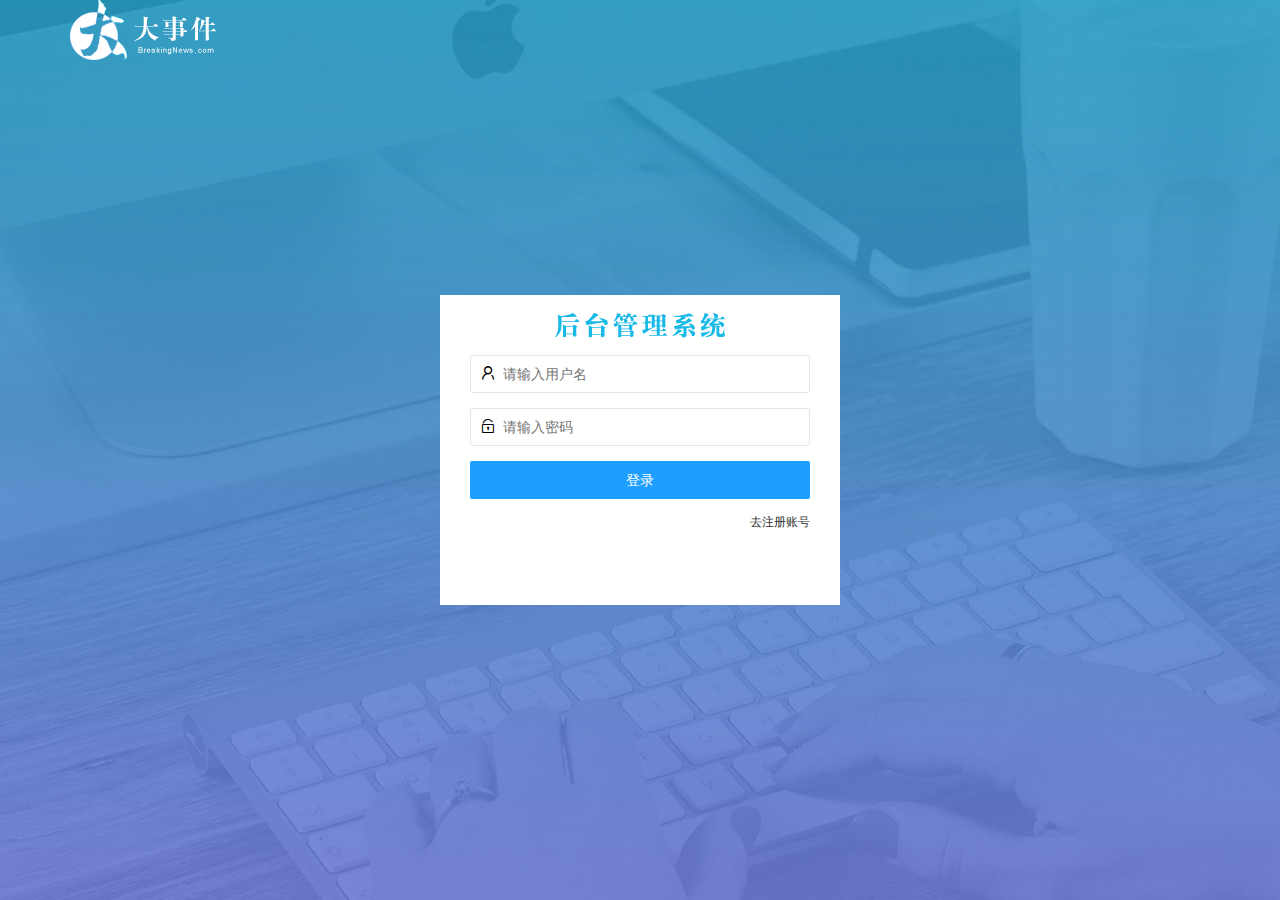
<file: login.html>
<!DOCTYPE html>
<html lang="en">

<head>
  <meta charset="UTF-8" />
  <meta name="viewport" content="width=device-width, initial-scale=1.0" />
  <title>大事件-登录/注册</title>
  <!-- 导入 LayUI 的样式 -->
  <link rel="stylesheet" href="assets/lib/layui/css/layui.css" />
  <!-- 导入自己的样式表 -->
  <link rel="stylesheet" href="assets/css/login.css" />
</head>

<body>
  <!-- 头部的 Logo 区域 -->
  <div class="layui-main">
    <img src="assets/images/logo.png" alt="" />
  </div>

  <!-- 登录注册区域 -->
  <div class="loginAndRegBox">
    <div class="title-box"></div>
    <!-- 登录区 -->
    <div class="login-box">
      <!-- 登录表单 -->
      <form class="layui-form" id="form_login">
        <!-- 用户名 -->
        <div class="layui-form-item">
          <i class="layui-icon layui-icon-username"></i>
          <input type="text" name="username" required lay-verify="required" placeholder="请输入用户名" autocomplete="off"
            class="layui-input">
        </div>
        <!-- 密码 -->
        <div class="layui-form-item">
          <i class="layui-icon layui-icon-password"></i>
          <input type="password" name="password" required lay-verify="required|pwd" placeholder="请输入密码"
            autocomplete="off" class="layui-input">
        </div>
        <!-- 登录按钮 -->
        <div class="layui-form-item">
          <button class="layui-btn layui-btn-fluid layui-btn-normal" lay-submit lay-filter="formDemo">登录</button>
        </div>
        <div class="layui-form-item links">
          <a href="javascript:;" id="link_reg">去注册账号</a>
        </div>
      </form>
    </div>
    <!-- 注册区 -->
    <div class="reg-box ">
      <form class="layui-form" id="form_reg">
        <!-- 用户名 -->
        <div class="layui-form-item">
          <i class="layui-icon layui-icon-username"></i>
          <input type="text" name="username" required lay-verify="required" placeholder="请输入用户名" autocomplete="off"
            class="layui-input">
        </div>
        <!-- 密码 -->
        <div class="layui-form-item">
          <i class="layui-icon layui-icon-password"></i>
          <input type="password" name="password" required lay-verify="required|pwd" placeholder="请输入密码"
            autocomplete="off" class="layui-input">
        </div>
        <!-- 密码确认框 -->
        <div class="layui-form-item">
          <i class="layui-icon layui-icon-password"></i>
          <input type="password" name="password" required lay-verify="required|pwd|repwd" placeholder="再次确认密码"
            autocomplete="off" class="layui-input" />
        </div>
        <!-- 登录按钮 -->
        <div class="layui-form-item">
          <button class="layui-btn layui-btn-fluid layui-btn-normal" lay-submit lay-filter="formDemo">注册</button>
        </div>
        <div class="layui-form-item links">
          <a href="javascript:;" id="link_login">去登录</a>
        </div>
      </form>
    </div>
  </div>


  <!-- 导入 Layui 的JS文件 -->
  <script src="assets/lib/layui/layui.all.js"></script>
  <!-- 导入 JQuery -->
  <script src="assets/lib/jquery.js"></script>
  <!-- 导入自己封装的 baseAPI.js -->
  <script src="assets/js/baseAPI.js"></script>
  <!-- 导入自己的 JavaScript 脚本 -->
  <script src="assets/js/login.js"></script>
</body>

</html>
</file>
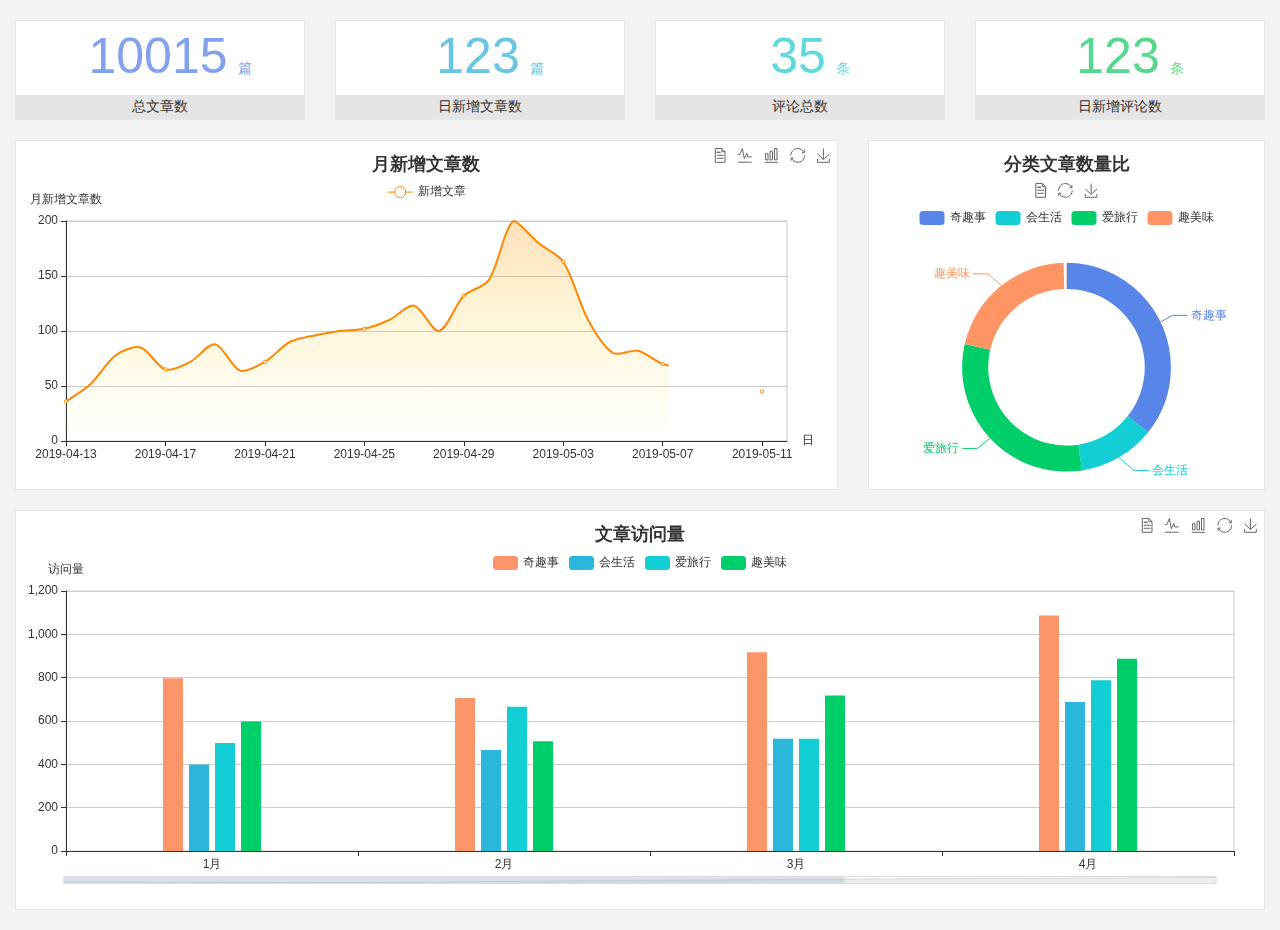
<file: home/dashboard.html>
<!DOCTYPE html>
<html lang="en">

<head>
  <meta charset="UTF-8">
  <meta name="viewport" content="width=device-width, initial-scale=1.0">
  <meta http-equiv="X-UA-Compatible" content="ie=edge">
  <title>图表统计</title>
  <link rel="stylesheet" href="../assets/lib/bootstrap.css" />
  <link rel="stylesheet" href="../assets/lib/main.css" />
  <script src="../assets/lib/jquery.js"></script>
  <script type="text/javascript" src="../assets/lib/echarts.min.js"></script>
</head>

<body>
  <div class="container-fluid">
    <div class="row spannel_list">
      <div class="col-sm-3 col-xs-6">
        <div class="spannel">
          <em>10015</em><span>篇</span>
          <b>总文章数</b>
        </div>
      </div>
      <div class="col-sm-3 col-xs-6">
        <div class="spannel scolor01">
          <em>123</em><span>篇</span>
          <b>日新增文章数</b>
        </div>
      </div>
      <div class="col-sm-3 col-xs-6">
        <div class="spannel scolor02">
          <em>35</em><span>条</span>
          <b>评论总数</b>
        </div>
      </div>
      <div class="col-sm-3 col-xs-6">
        <div class="spannel scolor03">
          <em>123</em><span>条</span>
          <b>日新增评论数</b>
        </div>
      </div>
    </div>
  </div>

  <div class="container-fluid">
    <div class="row curve-pie">
      <div class="col-lg-8 col-md-8">
        <div class="gragh_pannel" id="curve_show"></div>
      </div>
      <div class="col-lg-4 col-md-4">
        <div class="gragh_pannel" id="pie_show"></div>
      </div>
    </div>
  </div>

  <div class="container-fluid">
    <div class="column_pannel" id="column_show"></div>
  </div>

  <script>
    var oChart = echarts.init(document.getElementById('curve_show'));
    var aList_all = [
      { 'count': 36, 'date': '2019-04-13' },
      { 'count': 52, 'date': '2019-04-14' },
      { 'count': 78, 'date': '2019-04-15' },
      { 'count': 85, 'date': '2019-04-16' },
      { 'count': 65, 'date': '2019-04-17' },
      { 'count': 72, 'date': '2019-04-18' },
      { 'count': 88, 'date': '2019-04-19' },
      { 'count': 64, 'date': '2019-04-20' },
      { 'count': 72, 'date': '2019-04-21' },
      { 'count': 90, 'date': '2019-04-22' },
      { 'count': 96, 'date': '2019-04-23' },
      { 'count': 100, 'date': '2019-04-24' },
      { 'count': 102, 'date': '2019-04-25' },
      { 'count': 110, 'date': '2019-04-26' },
      { 'count': 123, 'date': '2019-04-27' },
      { 'count': 100, 'date': '2019-04-28' },
      { 'count': 132, 'date': '2019-04-29' },
      { 'count': 146, 'date': '2019-04-30' },
      { 'count': 200, 'date': '2019-05-01' },
      { 'count': 180, 'date': '2019-05-02' },
      { 'count': 163, 'date': '2019-05-03' },
      { 'count': 110, 'date': '2019-05-04' },
      { 'count': 80, 'date': '2019-05-05' },
      { 'count': 82, 'date': '2019-05-06' },
      { 'count': 70, 'date': '2019-05-07' },
      { 'count': 65, 'date': '2019-05-08' },
      { 'count': 54, 'date': '2019-05-09' },
      { 'count': 40, 'date': '2019-05-10' },
      { 'count': 45, 'date': '2019-05-11' },
      { 'count': 38, 'date': '2019-05-12' },
    ];

    let aCount = [];
    let aDate = [];

    for (var i = 0; i < aList_all.length; i++) {
      aCount.push(aList_all[i].count);
      aDate.push(aList_all[i].date);
    }

    var chartopt = {
      title: {
        text: '月新增文章数',
        left: 'center',
        top: '10'
      },
      tooltip: {
        trigger: 'axis'
      },
      legend: {
        data: ['新增文章'],
        top: '40'
      },
      toolbox: {
        show: true,
        feature: {
          mark: { show: true },
          dataView: { show: true, readOnly: false },
          magicType: { show: true, type: ['line', 'bar'] },
          restore: { show: true },
          saveAsImage: { show: true }
        }
      },
      calculable: true,
      xAxis: [
        {
          name: '日',
          type: 'category',
          boundaryGap: false,
          data: aDate
        }
      ],
      yAxis: [
        {
          name: '月新增文章数',
          type: 'value'
        }
      ],
      series: [
        {
          name: '新增文章',
          type: 'line',
          smooth: true,
          itemStyle: { normal: { areaStyle: { type: 'default' }, color: '#f80' }, lineStyle: { color: '#f80' } },
          data: aCount
        }],
      areaStyle: {
        normal: {
          color: new echarts.graphic.LinearGradient(0, 0, 0, 1, [{
            offset: 0,
            color: 'rgba(255,136,0,0.39)'
          }, {
            offset: .34,
            color: 'rgba(255,180,0,0.25)'
          }, {
            offset: 1,
            color: 'rgba(255,222,0,0.00)'
          }])

        }
      },
      grid: {
        show: true,
        x: 50,
        x2: 50,
        y: 80,
        height: 220
      }
    };

    oChart.setOption(chartopt);


    var oPie = echarts.init(document.getElementById('pie_show'));
    var oPieopt =
    {
      title: {
        top: 10,
        text: '分类文章数量比',
        x: 'center'
      },
      tooltip: {
        trigger: 'item',
        formatter: "{a} <br/>{b} : {c} ({d}%)"
      },
      color: ['#5885e8', '#13cfd5', '#00ce68', '#ff9565'],
      legend: {
        x: 'center',
        top: 65,
        data: ['奇趣事', '会生活', '爱旅行', '趣美味']
      },
      toolbox: {
        show: true,
        x: 'center',
        top: 35,
        feature: {
          mark: { show: true },
          dataView: { show: true, readOnly: false },
          magicType: {
            show: true,
            type: ['pie', 'funnel'],
            option: {
              funnel: {
                x: '25%',
                width: '50%',
                funnelAlign: 'left',
                max: 1548
              }
            }
          },
          restore: { show: true },
          saveAsImage: { show: true }
        }
      },
      calculable: true,
      series: [
        {
          name: '访问来源',
          type: 'pie',
          radius: ['45%', '60%'],
          center: ['50%', '65%'],
          data: [
            { value: 300, name: '奇趣事' },
            { value: 100, name: '会生活' },
            { value: 260, name: '爱旅行' },
            { value: 180, name: '趣美味' }
          ]
        }
      ]
    };
    oPie.setOption(oPieopt);



    var oColumn = this.echarts.init(document.getElementById('column_show'));
    var oColumnopt =
    {
      title: {
        text: '文章访问量',
        left: 'center',
        top: '10'
      },
      tooltip: {
        trigger: 'axis'
      },
      legend: {
        data: ['奇趣事', '会生活', '爱旅行', '趣美味'],
        top: '40'
      },
      toolbox: {
        show: true,
        feature: {
          mark: { show: true },
          dataView: { show: true, readOnly: false },
          magicType: { show: true, type: ['line', 'bar'] },
          restore: { show: true },
          saveAsImage: { show: true }
        }
      },
      calculable: true,
      xAxis: [
        {
          type: 'category',
          data: ['1月', '2月', '3月', '4月', '5月']
        }
      ],
      yAxis: [
        {
          name: '访问量',
          type: 'value'
        }
      ],
      series: [
        {
          name: '奇趣事',
          type: 'bar',
          barWidth: 20,
          itemStyle: {
            normal: { areaStyle: { type: 'default' }, color: '#fd956a' }
          },
          data: [800, 708, 920, 1090, 1200]
        },
        {
          name: '会生活',
          type: 'bar',
          barWidth: 20,
          itemStyle: {
            normal: { areaStyle: { type: 'default' }, color: '#2bb6db' }
          },
          data: [400, 468, 520, 690, 800]
        },
        {
          name: '爱旅行',
          type: 'bar',
          barWidth: 20,
          itemStyle: {
            normal: { areaStyle: { type: 'default' }, color: '#13cfd5' }
          },
          data: [500, 668, 520, 790, 900]
        },
        {
          name: '趣美味',
          type: 'bar',
          barWidth: 20,
          itemStyle: {
            normal: { areaStyle: { type: 'default' }, color: '#00ce68' }
          },
          data: [600, 508, 720, 890, 1000]
        }
      ],
      grid: {
        show: true,
        x: 50,
        x2: 30,
        y: 80,
        height: 260
      },
      dataZoom: [//给x轴设置滚动条
        {
          start: 0,//默认为0
          end: 100 - 1000 / 31,//默认为100
          type: 'slider',
          show: true,
          xAxisIndex: [0],
          handleSize: 0,//滑动条的 左右2个滑动条的大小
          height: 8,//组件高度
          left: 45, //左边的距离
          right: 50,//右边的距离
          bottom: 26,//右边的距离
          handleColor: '#ddd',//h滑动图标的颜色
          handleStyle: {
            borderColor: "#cacaca",
            borderWidth: "1",
            shadowBlur: 2,
            background: "#ddd",
            shadowColor: "#ddd",
          }
        }]
    };
    oColumn.setOption(oColumnopt);
  </script>
</body>

</html>
</file>
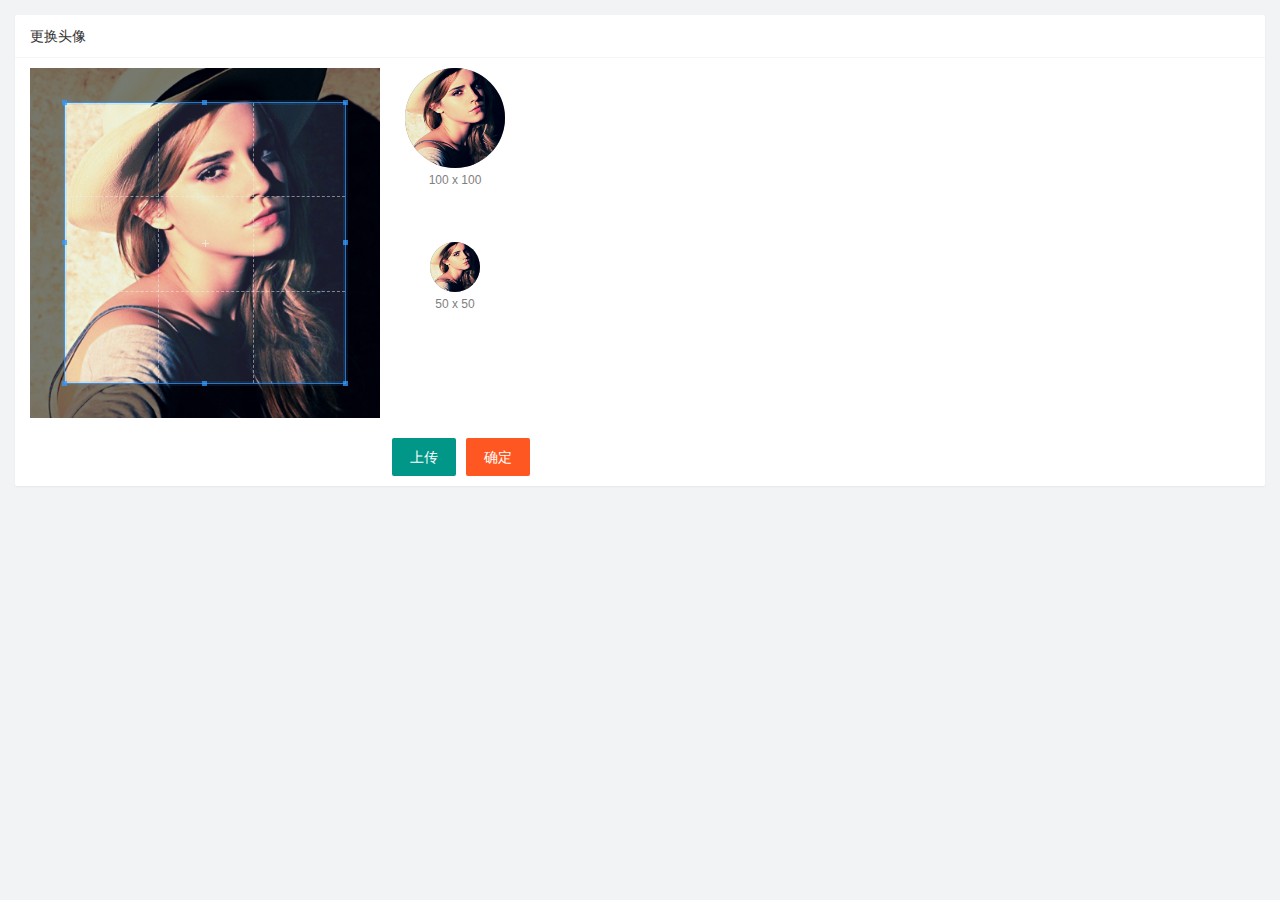
<file: user/user_avatar.html>
<!DOCTYPE html>
<html lang="en">
  <head>
    <meta charset="UTF-8" />
    <meta name="viewport" content="width=device-width, initial-scale=1.0" />
    <title>Document</title>
    <link rel="stylesheet" href="/assets/lib/layui/css/layui.css" />
    <link rel="stylesheet" href="/assets/lib/cropper/cropper.css" />
    <link rel="stylesheet" href="/assets/css/user/user_avatar.css" />
  </head>
  <body>
    <!-- 卡片区域 -->
    <div class="layui-card">
      <div class="layui-card-header">更换头像</div>
      <div class="layui-card-body">
        <!-- 第一行的图片裁剪和预览区域 -->
        <div class="row1">
          <!-- 图片裁剪区域 -->
          <div class="cropper-box">
            <!-- 这个 img 标签很重要，将来会把它初始化为裁剪区域 -->
            <img id="image" src="/assets/images/sample.jpg" />
          </div>
          <!-- 图片的预览区域 -->
          <div class="preview-box">
            <div>
              <!-- 宽高为 100px 的预览区域 -->
              <div class="img-preview w100"></div>
              <p class="size">100 x 100</p>
            </div>
            <div>
              <!-- 宽高为 50px 的预览区域 -->
              <div class="img-preview w50"></div>
              <p class="size">50 x 50</p>
            </div>
          </div>
        </div>

        <!-- 第二行的按钮区域 -->
        <div class="row2">
          <!-- 通过 accept 属性，可以指定，允许用户选择什么类型的文件 -->
          <input type="file" id="file" accept="image/png,image/jpeg" />
          <button type="button" class="layui-btn" id="btnChooseImage">上传</button>
          <button type="button" class="layui-btn layui-btn-danger" id="btnUpload">确定</button>
        </div>
      </div>
    </div>

    <script src="/assets/lib/layui/layui.all.js"></script>
    <script src="/assets/lib/jquery.js"></script>
    <script src="/assets/lib/cropper/Cropper.js"></script>
    <script src="/assets/lib/cropper/jquery-cropper.js"></script>
    <script src="/assets/js/baseAPI.js"></script>
    <script src="/assets/js/user/user_avatar.js"></script>
  </body>
</html>
</file>
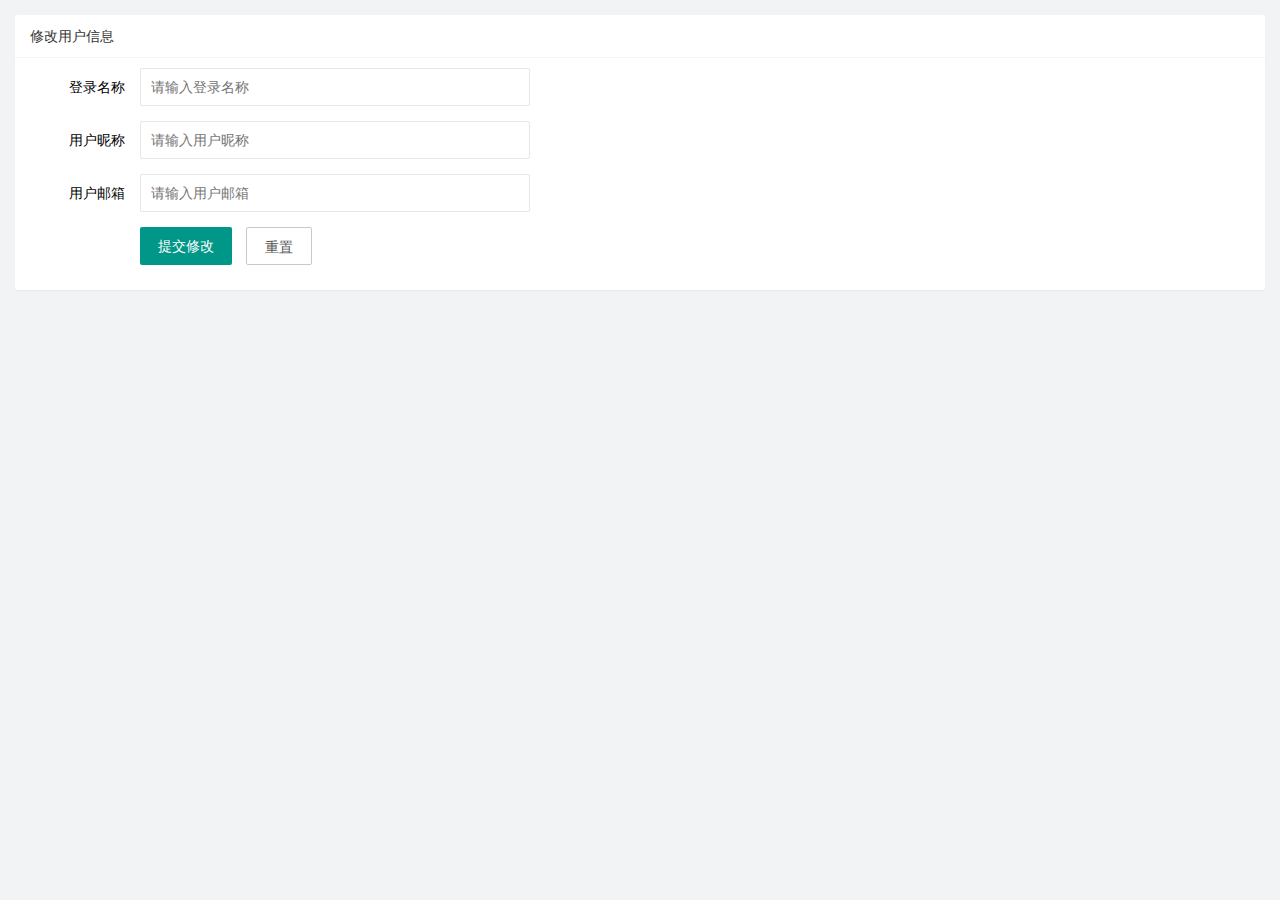
<file: user/user_info.html>
<!DOCTYPE html>
<html lang="en">
  <head>
    <meta charset="UTF-8" />
    <meta name="viewport" content="width=device-width, initial-scale=1.0" />
    <title>Document</title>
    <!-- 导入 layui 的样式 -->
    <link rel="stylesheet" href="/assets/lib/layui/css/layui.css" />
    <!-- 导入自己的样式 -->
    <link rel="stylesheet" href="/assets/css/user/user_info.css" />
  </head>
  <body>
    <!-- 卡片区域 -->
    <div class="layui-card">
      <div class="layui-card-header">修改用户信息</div>
      <div class="layui-card-body">
        <!-- form 表单区域 -->
        <form class="layui-form" lay-filter="formUserInfo">
          <!-- 这是隐藏域 -->
          <input type="hidden" name="id" value="" />
          <div class="layui-form-item">
            <label class="layui-form-label">登录名称</label>
            <div class="layui-input-block">
              <input type="text" name="username" required lay-verify="required" placeholder="请输入登录名称" autocomplete="off" class="layui-input" readonly />
            </div>
          </div>
          <div class="layui-form-item">
            <label class="layui-form-label">用户昵称</label>
            <div class="layui-input-block">
              <input type="text" name="nickname" required lay-verify="required|nickname" placeholder="请输入用户昵称" autocomplete="off" class="layui-input" />
            </div>
          </div>
          <div class="layui-form-item">
            <label class="layui-form-label">用户邮箱</label>
            <div class="layui-input-block">
              <input type="text" name="email" required lay-verify="required|email" placeholder="请输入用户邮箱" autocomplete="off" class="layui-input" />
            </div>
          </div>
          <div class="layui-form-item">
            <div class="layui-input-block">
              <button class="layui-btn" lay-submit lay-filter="formDemo">提交修改</button>
              <button type="reset" class="layui-btn layui-btn-primary" id="btnReset">重置</button>
            </div>
          </div>
        </form>
      </div>
    </div>

    <!-- 导入 layui 的 js -->
    <script src="/assets/lib/layui/layui.all.js"></script>
    <!-- 导入 jquery -->
    <script src="/assets/lib/jquery.js"></script>
    <!-- 导入 baseAPI -->
    <script src="/assets/js/baseAPI.js"></script>
    <!-- 导入自己的 js -->
    <script src="/assets/js/user/user_info.js"></script>
  </body>
</html>
</file>
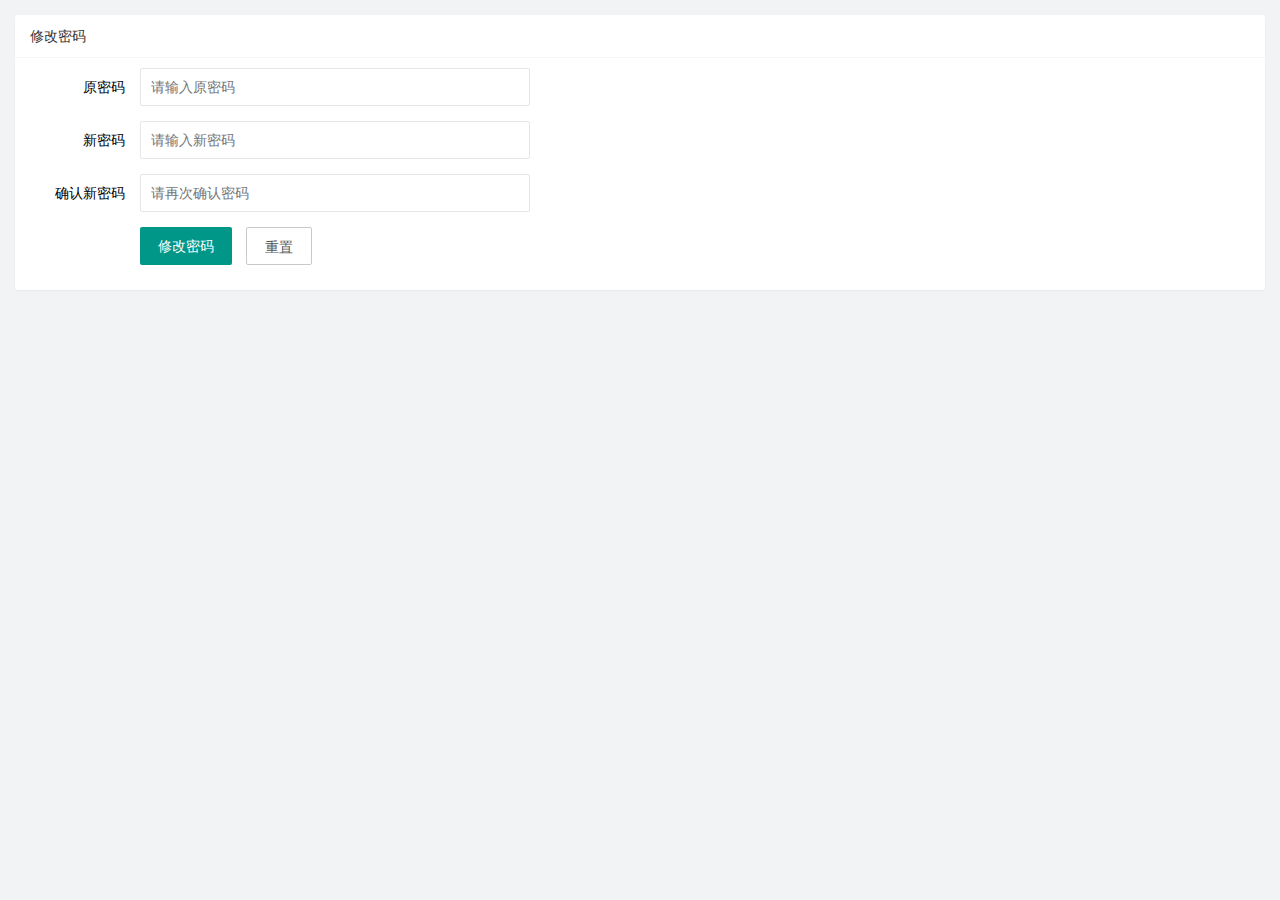
<file: user/user_pwd.html>
<!DOCTYPE html>
<html lang="en">
  <head>
    <meta charset="UTF-8" />
    <meta name="viewport" content="width=device-width, initial-scale=1.0" />
    <title>Document</title>
    <link rel="stylesheet" href="/assets/lib/layui/css/layui.css" />
    <link rel="stylesheet" href="/assets/css/user/user_pwd.css" />
  </head>
  <body>
    <!-- 卡片区域 -->
    <div class="layui-card">
      <div class="layui-card-header">修改密码</div>
      <div class="layui-card-body">
        <form class="layui-form">
          <div class="layui-form-item">
            <label class="layui-form-label">原密码</label>
            <div class="layui-input-block">
              <input type="password" name="oldPwd" required lay-verify="required|pwd" placeholder="请输入原密码" autocomplete="off" class="layui-input" />
            </div>
          </div>
          <div class="layui-form-item">
            <label class="layui-form-label">新密码</label>
            <div class="layui-input-block">
              <input type="password" name="newPwd" required lay-verify="required|pwd|samePwd" placeholder="请输入新密码" autocomplete="off" class="layui-input" />
            </div>
          </div>
          <div class="layui-form-item">
            <label class="layui-form-label">确认新密码</label>
            <div class="layui-input-block">
              <input type="password" name="rePwd" required lay-verify="required|pwd|rePwd" placeholder="请再次确认密码" autocomplete="off" class="layui-input" />
            </div>
          </div>
          <div class="layui-form-item">
            <div class="layui-input-block">
              <button class="layui-btn" lay-submit lay-filter="formDemo">修改密码</button>
              <button type="reset" class="layui-btn layui-btn-primary">重置</button>
            </div>
          </div>
        </form>
      </div>
    </div>

    <!-- 导入 layui 的 js -->
    <script src="/assets/lib/layui/layui.all.js"></script>
    <!-- 导入 jQuery -->
    <script src="/assets/lib/jquery.js"></script>
    <!-- 导入 baseAPI -->
    <script src="/assets/js/baseAPI.js"></script>
    <!-- 导入自己的 js -->
    <script src="/assets/js/user/user_pwd.js"></script>
  </body>
</html>
</file>
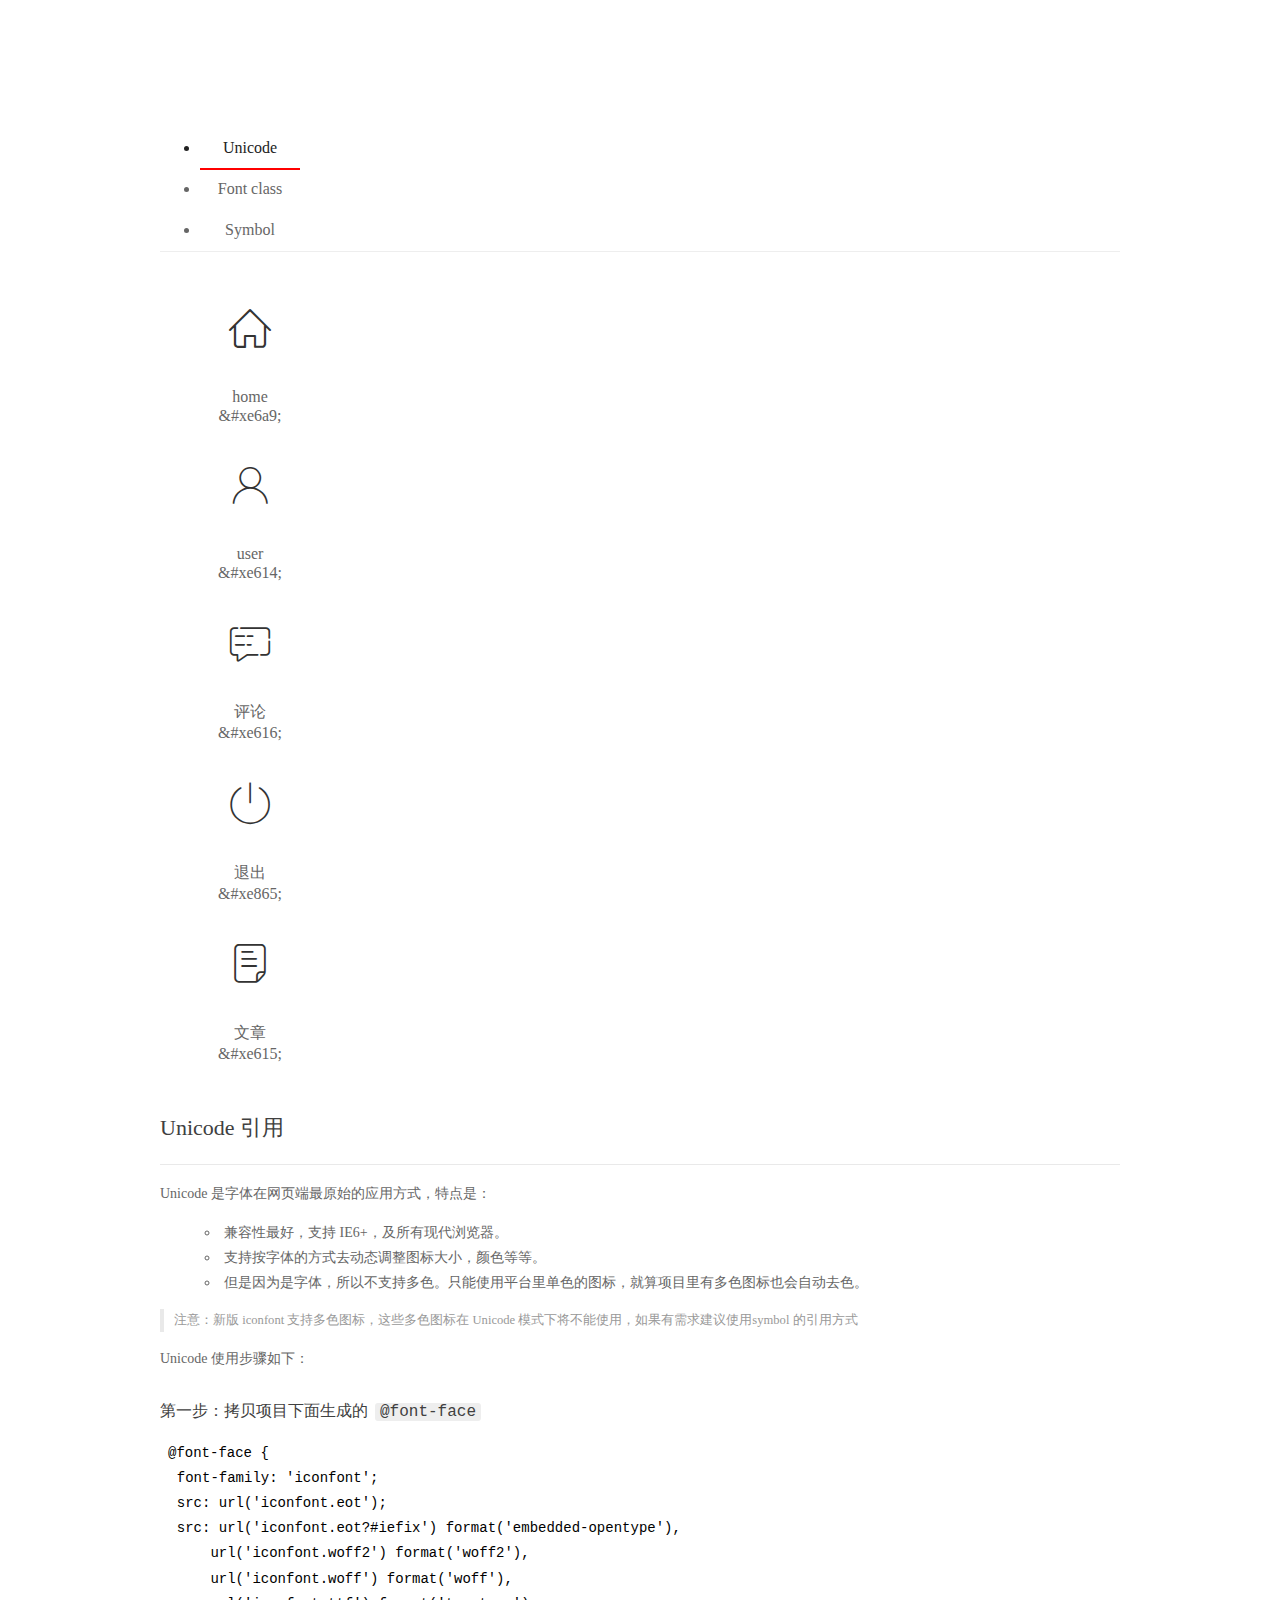
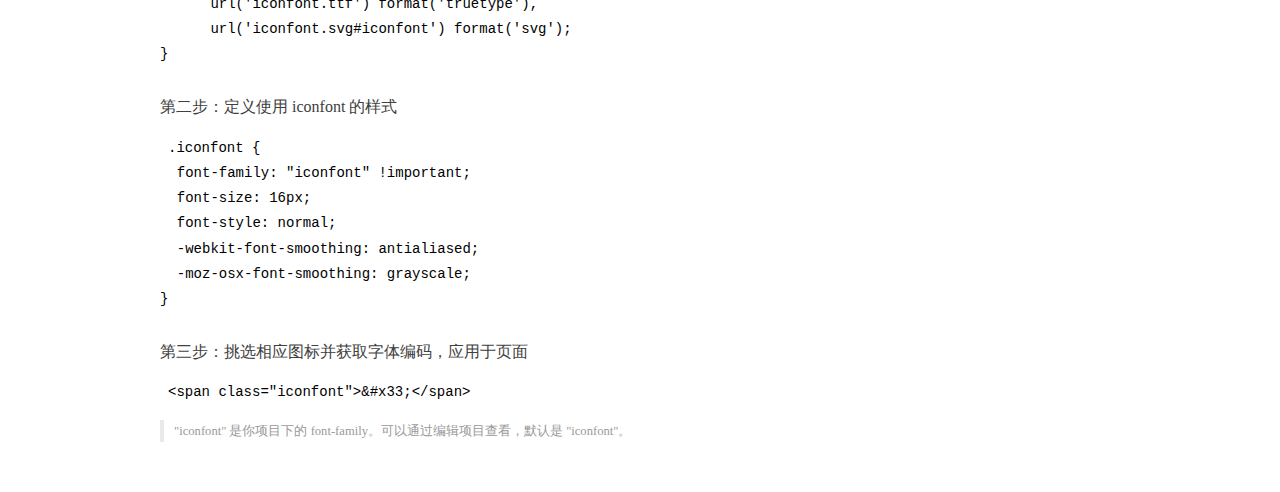
<file: assets/fonts/demo_index.html>
<!DOCTYPE html>
<html>
<head>
  <meta charset="utf-8"/>
  <title>IconFont Demo</title>
  <link rel="shortcut icon" href="https://gtms04.alicdn.com/tps/i4/TB1_oz6GVXXXXaFXpXXJDFnIXXX-64-64.ico" type="image/x-icon"/>
  <link rel="stylesheet" href="https://g.alicdn.com/thx/cube/1.3.2/cube.min.css">
  <link rel="stylesheet" href="demo.css">
  <link rel="stylesheet" href="iconfont.css">
  <script src="iconfont.js"></script>
  <!-- jQuery -->
  <script src="https://a1.alicdn.com/oss/uploads/2018/12/26/7bfddb60-08e8-11e9-9b04-53e73bb6408b.js"></script>
  <!-- 代码高亮 -->
  <script src="https://a1.alicdn.com/oss/uploads/2018/12/26/a3f714d0-08e6-11e9-8a15-ebf944d7534c.js"></script>
</head>
<body>
  <div class="main">
    <h1 class="logo"><a href="https://www.iconfont.cn/" title="iconfont 首页" target="_blank">&#xe86b;</a></h1>
    <div class="nav-tabs">
      <ul id="tabs" class="dib-box">
        <li class="dib active"><span>Unicode</span></li>
        <li class="dib"><span>Font class</span></li>
        <li class="dib"><span>Symbol</span></li>
      </ul>
      
    </div>
    <div class="tab-container">
      <div class="content unicode" style="display: block;">
          <ul class="icon_lists dib-box">
          
            <li class="dib">
              <span class="icon iconfont">&#xe6a9;</span>
                <div class="name">home</div>
                <div class="code-name">&amp;#xe6a9;</div>
              </li>
          
            <li class="dib">
              <span class="icon iconfont">&#xe614;</span>
                <div class="name">user</div>
                <div class="code-name">&amp;#xe614;</div>
              </li>
          
            <li class="dib">
              <span class="icon iconfont">&#xe616;</span>
                <div class="name">评论</div>
                <div class="code-name">&amp;#xe616;</div>
              </li>
          
            <li class="dib">
              <span class="icon iconfont">&#xe865;</span>
                <div class="name">退出</div>
                <div class="code-name">&amp;#xe865;</div>
              </li>
          
            <li class="dib">
              <span class="icon iconfont">&#xe615;</span>
                <div class="name">文章</div>
                <div class="code-name">&amp;#xe615;</div>
              </li>
          
          </ul>
          <div class="article markdown">
          <h2 id="unicode-">Unicode 引用</h2>
          <hr>

          <p>Unicode 是字体在网页端最原始的应用方式，特点是：</p>
          <ul>
            <li>兼容性最好，支持 IE6+，及所有现代浏览器。</li>
            <li>支持按字体的方式去动态调整图标大小，颜色等等。</li>
            <li>但是因为是字体，所以不支持多色。只能使用平台里单色的图标，就算项目里有多色图标也会自动去色。</li>
          </ul>
          <blockquote>
            <p>注意：新版 iconfont 支持多色图标，这些多色图标在 Unicode 模式下将不能使用，如果有需求建议使用symbol 的引用方式</p>
          </blockquote>
          <p>Unicode 使用步骤如下：</p>
          <h3 id="-font-face">第一步：拷贝项目下面生成的 <code>@font-face</code></h3>
<pre><code class="language-css"
>@font-face {
  font-family: 'iconfont';
  src: url('iconfont.eot');
  src: url('iconfont.eot?#iefix') format('embedded-opentype'),
      url('iconfont.woff2') format('woff2'),
      url('iconfont.woff') format('woff'),
      url('iconfont.ttf') format('truetype'),
      url('iconfont.svg#iconfont') format('svg');
}
</code></pre>
          <h3 id="-iconfont-">第二步：定义使用 iconfont 的样式</h3>
<pre><code class="language-css"
>.iconfont {
  font-family: "iconfont" !important;
  font-size: 16px;
  font-style: normal;
  -webkit-font-smoothing: antialiased;
  -moz-osx-font-smoothing: grayscale;
}
</code></pre>
          <h3 id="-">第三步：挑选相应图标并获取字体编码，应用于页面</h3>
<pre>
<code class="language-html"
>&lt;span class="iconfont"&gt;&amp;#x33;&lt;/span&gt;
</code></pre>
          <blockquote>
            <p>"iconfont" 是你项目下的 font-family。可以通过编辑项目查看，默认是 "iconfont"。</p>
          </blockquote>
          </div>
      </div>
      <div class="content font-class">
        <ul class="icon_lists dib-box">
          
          <li class="dib">
            <span class="icon iconfont icon-home"></span>
            <div class="name">
              home
            </div>
            <div class="code-name">.icon-home
            </div>
          </li>
          
          <li class="dib">
            <span class="icon iconfont icon-user"></span>
            <div class="name">
              user
            </div>
            <div class="code-name">.icon-user
            </div>
          </li>
          
          <li class="dib">
            <span class="icon iconfont icon-pinglun"></span>
            <div class="name">
              评论
            </div>
            <div class="code-name">.icon-pinglun
            </div>
          </li>
          
          <li class="dib">
            <span class="icon iconfont icon-tuichu"></span>
            <div class="name">
              退出
            </div>
            <div class="code-name">.icon-tuichu
            </div>
          </li>
          
          <li class="dib">
            <span class="icon iconfont icon-16"></span>
            <div class="name">
              文章
            </div>
            <div class="code-name">.icon-16
            </div>
          </li>
          
        </ul>
        <div class="article markdown">
        <h2 id="font-class-">font-class 引用</h2>
        <hr>

        <p>font-class 是 Unicode 使用方式的一种变种，主要是解决 Unicode 书写不直观，语意不明确的问题。</p>
        <p>与 Unicode 使用方式相比，具有如下特点：</p>
        <ul>
          <li>兼容性良好，支持 IE8+，及所有现代浏览器。</li>
          <li>相比于 Unicode 语意明确，书写更直观。可以很容易分辨这个 icon 是什么。</li>
          <li>因为使用 class 来定义图标，所以当要替换图标时，只需要修改 class 里面的 Unicode 引用。</li>
          <li>不过因为本质上还是使用的字体，所以多色图标还是不支持的。</li>
        </ul>
        <p>使用步骤如下：</p>
        <h3 id="-fontclass-">第一步：引入项目下面生成的 fontclass 代码：</h3>
<pre><code class="language-html">&lt;link rel="stylesheet" href="./iconfont.css"&gt;
</code></pre>
        <h3 id="-">第二步：挑选相应图标并获取类名，应用于页面：</h3>
<pre><code class="language-html">&lt;span class="iconfont icon-xxx"&gt;&lt;/span&gt;
</code></pre>
        <blockquote>
          <p>"
            iconfont" 是你项目下的 font-family。可以通过编辑项目查看，默认是 "iconfont"。</p>
        </blockquote>
      </div>
      </div>
      <div class="content symbol">
          <ul class="icon_lists dib-box">
          
            <li class="dib">
                <svg class="icon svg-icon" aria-hidden="true">
                  <use xlink:href="#icon-home"></use>
                </svg>
                <div class="name">home</div>
                <div class="code-name">#icon-home</div>
            </li>
          
            <li class="dib">
                <svg class="icon svg-icon" aria-hidden="true">
                  <use xlink:href="#icon-user"></use>
                </svg>
                <div class="name">user</div>
                <div class="code-name">#icon-user</div>
            </li>
          
            <li class="dib">
                <svg class="icon svg-icon" aria-hidden="true">
                  <use xlink:href="#icon-pinglun"></use>
                </svg>
                <div class="name">评论</div>
                <div class="code-name">#icon-pinglun</div>
            </li>
          
            <li class="dib">
                <svg class="icon svg-icon" aria-hidden="true">
                  <use xlink:href="#icon-tuichu"></use>
                </svg>
                <div class="name">退出</div>
                <div class="code-name">#icon-tuichu</div>
            </li>
          
            <li class="dib">
                <svg class="icon svg-icon" aria-hidden="true">
                  <use xlink:href="#icon-16"></use>
                </svg>
                <div class="name">文章</div>
                <div class="code-name">#icon-16</div>
            </li>
          
          </ul>
          <div class="article markdown">
          <h2 id="symbol-">Symbol 引用</h2>
          <hr>

          <p>这是一种全新的使用方式，应该说这才是未来的主流，也是平台目前推荐的用法。相关介绍可以参考这篇<a href="">文章</a>
            这种用法其实是做了一个 SVG 的集合，与另外两种相比具有如下特点：</p>
          <ul>
            <li>支持多色图标了，不再受单色限制。</li>
            <li>通过一些技巧，支持像字体那样，通过 <code>font-size</code>, <code>color</code> 来调整样式。</li>
            <li>兼容性较差，支持 IE9+，及现代浏览器。</li>
            <li>浏览器渲染 SVG 的性能一般，还不如 png。</li>
          </ul>
          <p>使用步骤如下：</p>
          <h3 id="-symbol-">第一步：引入项目下面生成的 symbol 代码：</h3>
<pre><code class="language-html">&lt;script src="./iconfont.js"&gt;&lt;/script&gt;
</code></pre>
          <h3 id="-css-">第二步：加入通用 CSS 代码（引入一次就行）：</h3>
<pre><code class="language-html">&lt;style&gt;
.icon {
  width: 1em;
  height: 1em;
  vertical-align: -0.15em;
  fill: currentColor;
  overflow: hidden;
}
&lt;/style&gt;
</code></pre>
          <h3 id="-">第三步：挑选相应图标并获取类名，应用于页面：</h3>
<pre><code class="language-html">&lt;svg class="icon" aria-hidden="true"&gt;
  &lt;use xlink:href="#icon-xxx"&gt;&lt;/use&gt;
&lt;/svg&gt;
</code></pre>
          </div>
      </div>

    </div>
  </div>
  <script>
  $(document).ready(function () {
      $('.tab-container .content:first').show()

      $('#tabs li').click(function (e) {
        var tabContent = $('.tab-container .content')
        var index = $(this).index()

        if ($(this).hasClass('active')) {
          return
        } else {
          $('#tabs li').removeClass('active')
          $(this).addClass('active')

          tabContent.hide().eq(index).fadeIn()
        }
      })
    })
  </script>
</body>
</html>
</file>
<file: assets/lib/layui/css/layui.css>
/** layui-v2.5.5 MIT License By https://www.layui.com */
 .layui-inline,img{display:inline-block;vertical-align:middle}h1,h2,h3,h4,h5,h6{font-weight:400}.layui-edge,.layui-header,.layui-inline,.layui-main{position:relative}.layui-body,.layui-edge,.layui-elip{overflow:hidden}.layui-btn,.layui-edge,.layui-inline,img{vertical-align:middle}.layui-btn,.layui-disabled,.layui-icon,.layui-unselect{-moz-user-select:none;-webkit-user-select:none;-ms-user-select:none}.layui-elip,.layui-form-checkbox span,.layui-form-pane .layui-form-label{text-overflow:ellipsis;white-space:nowrap}.layui-breadcrumb,.layui-tree-btnGroup{visibility:hidden}blockquote,body,button,dd,div,dl,dt,form,h1,h2,h3,h4,h5,h6,input,li,ol,p,pre,td,textarea,th,ul{margin:0;padding:0;-webkit-tap-highlight-color:rgba(0,0,0,0)}a:active,a:hover{outline:0}img{border:none}li{list-style:none}table{border-collapse:collapse;border-spacing:0}h4,h5,h6{font-size:100%}button,input,optgroup,option,select,textarea{font-family:inherit;font-size:inherit;font-style:inherit;font-weight:inherit;outline:0}pre{white-space:pre-wrap;white-space:-moz-pre-wrap;white-space:-pre-wrap;white-space:-o-pre-wrap;word-wrap:break-word}body{line-height:24px;font:14px Helvetica Neue,Helvetica,PingFang SC,Tahoma,Arial,sans-serif}hr{height:1px;margin:10px 0;border:0;clear:both}a{color:#333;text-decoration:none}a:hover{color:#777}a cite{font-style:normal;*cursor:pointer}.layui-border-box,.layui-border-box *{box-sizing:border-box}.layui-box,.layui-box *{box-sizing:content-box}.layui-clear{clear:both;*zoom:1}.layui-clear:after{content:'\20';clear:both;*zoom:1;display:block;height:0}.layui-inline{*display:inline;*zoom:1}.layui-edge{display:inline-block;width:0;height:0;border-width:6px;border-style:dashed;border-color:transparent}.layui-edge-top{top:-4px;border-bottom-color:#999;border-bottom-style:solid}.layui-edge-right{border-left-color:#999;border-left-style:solid}.layui-edge-bottom{top:2px;border-top-color:#999;border-top-style:solid}.layui-edge-left{border-right-color:#999;border-right-style:solid}.layui-disabled,.layui-disabled:hover{color:#d2d2d2!important;cursor:not-allowed!important}.layui-circle{border-radius:100%}.layui-show{display:block!important}.layui-hide{display:none!important}@font-face{font-family:layui-icon;src:url(../font/iconfont.eot?v=250);src:url(../font/iconfont.eot?v=250#iefix) format('embedded-opentype'),url(../font/iconfont.woff2?v=250) format('woff2'),url(../font/iconfont.woff?v=250) format('woff'),url(../font/iconfont.ttf?v=250) format('truetype'),url(../font/iconfont.svg?v=250#layui-icon) format('svg')}.layui-icon{font-family:layui-icon!important;font-size:16px;font-style:normal;-webkit-font-smoothing:antialiased;-moz-osx-font-smoothing:grayscale}.layui-icon-reply-fill:before{content:"\e611"}.layui-icon-set-fill:before{content:"\e614"}.layui-icon-menu-fill:before{content:"\e60f"}.layui-icon-search:before{content:"\e615"}.layui-icon-share:before{content:"\e641"}.layui-icon-set-sm:before{content:"\e620"}.layui-icon-engine:before{content:"\e628"}.layui-icon-close:before{content:"\1006"}.layui-icon-close-fill:before{content:"\1007"}.layui-icon-chart-screen:before{content:"\e629"}.layui-icon-star:before{content:"\e600"}.layui-icon-circle-dot:before{content:"\e617"}.layui-icon-chat:before{content:"\e606"}.layui-icon-release:before{content:"\e609"}.layui-icon-list:before{content:"\e60a"}.layui-icon-chart:before{content:"\e62c"}.layui-icon-ok-circle:before{content:"\1005"}.layui-icon-layim-theme:before{content:"\e61b"}.layui-icon-table:before{content:"\e62d"}.layui-icon-right:before{content:"\e602"}.layui-icon-left:before{content:"\e603"}.layui-icon-cart-simple:before{content:"\e698"}.layui-icon-face-cry:before{content:"\e69c"}.layui-icon-face-smile:before{content:"\e6af"}.layui-icon-survey:before{content:"\e6b2"}.layui-icon-tree:before{content:"\e62e"}.layui-icon-upload-circle:before{content:"\e62f"}.layui-icon-add-circle:before{content:"\e61f"}.layui-icon-download-circle:before{content:"\e601"}.layui-icon-templeate-1:before{content:"\e630"}.layui-icon-util:before{content:"\e631"}.layui-icon-face-surprised:before{content:"\e664"}.layui-icon-edit:before{content:"\e642"}.layui-icon-speaker:before{content:"\e645"}.layui-icon-down:before{content:"\e61a"}.layui-icon-file:before{content:"\e621"}.layui-icon-layouts:before{content:"\e632"}.layui-icon-rate-half:before{content:"\e6c9"}.layui-icon-add-circle-fine:before{content:"\e608"}.layui-icon-prev-circle:before{content:"\e633"}.layui-icon-read:before{content:"\e705"}.layui-icon-404:before{content:"\e61c"}.layui-icon-carousel:before{content:"\e634"}.layui-icon-help:before{content:"\e607"}.layui-icon-code-circle:before{content:"\e635"}.layui-icon-water:before{content:"\e636"}.layui-icon-username:before{content:"\e66f"}.layui-icon-find-fill:before{content:"\e670"}.layui-icon-about:before{content:"\e60b"}.layui-icon-location:before{content:"\e715"}.layui-icon-up:before{content:"\e619"}.layui-icon-pause:before{content:"\e651"}.layui-icon-date:before{content:"\e637"}.layui-icon-layim-uploadfile:before{content:"\e61d"}.layui-icon-delete:before{content:"\e640"}.layui-icon-play:before{content:"\e652"}.layui-icon-top:before{content:"\e604"}.layui-icon-friends:before{content:"\e612"}.layui-icon-refresh-3:before{content:"\e9aa"}.layui-icon-ok:before{content:"\e605"}.layui-icon-layer:before{content:"\e638"}.layui-icon-face-smile-fine:before{content:"\e60c"}.layui-icon-dollar:before{content:"\e659"}.layui-icon-group:before{content:"\e613"}.layui-icon-layim-download:before{content:"\e61e"}.layui-icon-picture-fine:before{content:"\e60d"}.layui-icon-link:before{content:"\e64c"}.layui-icon-diamond:before{content:"\e735"}.layui-icon-log:before{content:"\e60e"}.layui-icon-rate-solid:before{content:"\e67a"}.layui-icon-fonts-del:before{content:"\e64f"}.layui-icon-unlink:before{content:"\e64d"}.layui-icon-fonts-clear:before{content:"\e639"}.layui-icon-triangle-r:before{content:"\e623"}.layui-icon-circle:before{content:"\e63f"}.layui-icon-radio:before{content:"\e643"}.layui-icon-align-center:before{content:"\e647"}.layui-icon-align-right:before{content:"\e648"}.layui-icon-align-left:before{content:"\e649"}.layui-icon-loading-1:before{content:"\e63e"}.layui-icon-return:before{content:"\e65c"}.layui-icon-fonts-strong:before{content:"\e62b"}.layui-icon-upload:before{content:"\e67c"}.layui-icon-dialogue:before{content:"\e63a"}.layui-icon-video:before{content:"\e6ed"}.layui-icon-headset:before{content:"\e6fc"}.layui-icon-cellphone-fine:before{content:"\e63b"}.layui-icon-add-1:before{content:"\e654"}.layui-icon-face-smile-b:before{content:"\e650"}.layui-icon-fonts-html:before{content:"\e64b"}.layui-icon-form:before{content:"\e63c"}.layui-icon-cart:before{content:"\e657"}.layui-icon-camera-fill:before{content:"\e65d"}.layui-icon-tabs:before{content:"\e62a"}.layui-icon-fonts-code:before{content:"\e64e"}.layui-icon-fire:before{content:"\e756"}.layui-icon-set:before{content:"\e716"}.layui-icon-fonts-u:before{content:"\e646"}.layui-icon-triangle-d:before{content:"\e625"}.layui-icon-tips:before{content:"\e702"}.layui-icon-picture:before{content:"\e64a"}.layui-icon-more-vertical:before{content:"\e671"}.layui-icon-flag:before{content:"\e66c"}.layui-icon-loading:before{content:"\e63d"}.layui-icon-fonts-i:before{content:"\e644"}.layui-icon-refresh-1:before{content:"\e666"}.layui-icon-rmb:before{content:"\e65e"}.layui-icon-home:before{content:"\e68e"}.layui-icon-user:before{content:"\e770"}.layui-icon-notice:before{content:"\e667"}.layui-icon-login-weibo:before{content:"\e675"}.layui-icon-voice:before{content:"\e688"}.layui-icon-upload-drag:before{content:"\e681"}.layui-icon-login-qq:before{content:"\e676"}.layui-icon-snowflake:before{content:"\e6b1"}.layui-icon-file-b:before{content:"\e655"}.layui-icon-template:before{content:"\e663"}.layui-icon-auz:before{content:"\e672"}.layui-icon-console:before{content:"\e665"}.layui-icon-app:before{content:"\e653"}.layui-icon-prev:before{content:"\e65a"}.layui-icon-website:before{content:"\e7ae"}.layui-icon-next:before{content:"\e65b"}.layui-icon-component:before{content:"\e857"}.layui-icon-more:before{content:"\e65f"}.layui-icon-login-wechat:before{content:"\e677"}.layui-icon-shrink-right:before{content:"\e668"}.layui-icon-spread-left:before{content:"\e66b"}.layui-icon-camera:before{content:"\e660"}.layui-icon-note:before{content:"\e66e"}.layui-icon-refresh:before{content:"\e669"}.layui-icon-female:before{content:"\e661"}.layui-icon-male:before{content:"\e662"}.layui-icon-password:before{content:"\e673"}.layui-icon-senior:before{content:"\e674"}.layui-icon-theme:before{content:"\e66a"}.layui-icon-tread:before{content:"\e6c5"}.layui-icon-praise:before{content:"\e6c6"}.layui-icon-star-fill:before{content:"\e658"}.layui-icon-rate:before{content:"\e67b"}.layui-icon-template-1:before{content:"\e656"}.layui-icon-vercode:before{content:"\e679"}.layui-icon-cellphone:before{content:"\e678"}.layui-icon-screen-full:before{content:"\e622"}.layui-icon-screen-restore:before{content:"\e758"}.layui-icon-cols:before{content:"\e610"}.layui-icon-export:before{content:"\e67d"}.layui-icon-print:before{content:"\e66d"}.layui-icon-slider:before{content:"\e714"}.layui-icon-addition:before{content:"\e624"}.layui-icon-subtraction:before{content:"\e67e"}.layui-icon-service:before{content:"\e626"}.layui-icon-transfer:before{content:"\e691"}.layui-main{width:1140px;margin:0 auto}.layui-header{z-index:1000;height:60px}.layui-header a:hover{transition:all .5s;-webkit-transition:all .5s}.layui-side{position:fixed;left:0;top:0;bottom:0;z-index:999;width:200px;overflow-x:hidden}.layui-side-scroll{position:relative;width:220px;height:100%;overflow-x:hidden}.layui-body{position:absolute;left:200px;right:0;top:0;bottom:0;z-index:998;width:auto;overflow-y:auto;box-sizing:border-box}.layui-layout-body{overflow:hidden}.layui-layout-admin .layui-header{background-color:#23262E}.layui-layout-admin .layui-side{top:60px;width:200px;overflow-x:hidden}.layui-layout-admin .layui-body{position:fixed;top:60px;bottom:44px}.layui-layout-admin .layui-main{width:auto;margin:0 15px}.layui-layout-admin .layui-footer{position:fixed;left:200px;right:0;bottom:0;height:44px;line-height:44px;padding:0 15px;background-color:#eee}.layui-layout-admin .layui-logo{position:absolute;left:0;top:0;width:200px;height:100%;line-height:60px;text-align:center;color:#009688;font-size:16px}.layui-layout-admin .layui-header .layui-nav{background:0 0}.layui-layout-left{position:absolute!important;left:200px;top:0}.layui-layout-right{position:absolute!important;right:0;top:0}.layui-container{position:relative;margin:0 auto;padding:0 15px;box-sizing:border-box}.layui-fluid{position:relative;margin:0 auto;padding:0 15px}.layui-row:after,.layui-row:before{content:'';display:block;clear:both}.layui-col-lg1,.layui-col-lg10,.layui-col-lg11,.layui-col-lg12,.layui-col-lg2,.layui-col-lg3,.layui-col-lg4,.layui-col-lg5,.layui-col-lg6,.layui-col-lg7,.layui-col-lg8,.layui-col-lg9,.layui-col-md1,.layui-col-md10,.layui-col-md11,.layui-col-md12,.layui-col-md2,.layui-col-md3,.layui-col-md4,.layui-col-md5,.layui-col-md6,.layui-col-md7,.layui-col-md8,.layui-col-md9,.layui-col-sm1,.layui-col-sm10,.layui-col-sm11,.layui-col-sm12,.layui-col-sm2,.layui-col-sm3,.layui-col-sm4,.layui-col-sm5,.layui-col-sm6,.layui-col-sm7,.layui-col-sm8,.layui-col-sm9,.layui-col-xs1,.layui-col-xs10,.layui-col-xs11,.layui-col-xs12,.layui-col-xs2,.layui-col-xs3,.layui-col-xs4,.layui-col-xs5,.layui-col-xs6,.layui-col-xs7,.layui-col-xs8,.layui-col-xs9{position:relative;display:block;box-sizing:border-box}.layui-col-xs1,.layui-col-xs10,.layui-col-xs11,.layui-col-xs12,.layui-col-xs2,.layui-col-xs3,.layui-col-xs4,.layui-col-xs5,.layui-col-xs6,.layui-col-xs7,.layui-col-xs8,.layui-col-xs9{float:left}.layui-col-xs1{width:8.33333333%}.layui-col-xs2{width:16.66666667%}.layui-col-xs3{width:25%}.layui-col-xs4{width:33.33333333%}.layui-col-xs5{width:41.66666667%}.layui-col-xs6{width:50%}.layui-col-xs7{width:58.33333333%}.layui-col-xs8{width:66.66666667%}.layui-col-xs9{width:75%}.layui-col-xs10{width:83.33333333%}.layui-col-xs11{width:91.66666667%}.layui-col-xs12{width:100%}.layui-col-xs-offset1{margin-left:8.33333333%}.layui-col-xs-offset2{margin-left:16.66666667%}.layui-col-xs-offset3{margin-left:25%}.layui-col-xs-offset4{margin-left:33.33333333%}.layui-col-xs-offset5{margin-left:41.66666667%}.layui-col-xs-offset6{margin-left:50%}.layui-col-xs-offset7{margin-left:58.33333333%}.layui-col-xs-offset8{margin-left:66.66666667%}.layui-col-xs-offset9{margin-left:75%}.layui-col-xs-offset10{margin-left:83.33333333%}.layui-col-xs-offset11{margin-left:91.66666667%}.layui-col-xs-offset12{margin-left:100%}@media screen and (max-width:768px){.layui-hide-xs{display:none!important}.layui-show-xs-block{display:block!important}.layui-show-xs-inline{display:inline!important}.layui-show-xs-inline-block{display:inline-block!important}}@media screen and (min-width:768px){.layui-container{width:750px}.layui-hide-sm{display:none!important}.layui-show-sm-block{display:block!important}.layui-show-sm-inline{display:inline!important}.layui-show-sm-inline-block{display:inline-block!important}.layui-col-sm1,.layui-col-sm10,.layui-col-sm11,.layui-col-sm12,.layui-col-sm2,.layui-col-sm3,.layui-col-sm4,.layui-col-sm5,.layui-col-sm6,.layui-col-sm7,.layui-col-sm8,.layui-col-sm9{float:left}.layui-col-sm1{width:8.33333333%}.layui-col-sm2{width:16.66666667%}.layui-col-sm3{width:25%}.layui-col-sm4{width:33.33333333%}.layui-col-sm5{width:41.66666667%}.layui-col-sm6{width:50%}.layui-col-sm7{width:58.33333333%}.layui-col-sm8{width:66.66666667%}.layui-col-sm9{width:75%}.layui-col-sm10{width:83.33333333%}.layui-col-sm11{width:91.66666667%}.layui-col-sm12{width:100%}.layui-col-sm-offset1{margin-left:8.33333333%}.layui-col-sm-offset2{margin-left:16.66666667%}.layui-col-sm-offset3{margin-left:25%}.layui-col-sm-offset4{margin-left:33.33333333%}.layui-col-sm-offset5{margin-left:41.66666667%}.layui-col-sm-offset6{margin-left:50%}.layui-col-sm-offset7{margin-left:58.33333333%}.layui-col-sm-offset8{margin-left:66.66666667%}.layui-col-sm-offset9{margin-left:75%}.layui-col-sm-offset10{margin-left:83.33333333%}.layui-col-sm-offset11{margin-left:91.66666667%}.layui-col-sm-offset12{margin-left:100%}}@media screen and (min-width:992px){.layui-container{width:970px}.layui-hide-md{display:none!important}.layui-show-md-block{display:block!important}.layui-show-md-inline{display:inline!important}.layui-show-md-inline-block{display:inline-block!important}.layui-col-md1,.layui-col-md10,.layui-col-md11,.layui-col-md12,.layui-col-md2,.layui-col-md3,.layui-col-md4,.layui-col-md5,.layui-col-md6,.layui-col-md7,.layui-col-md8,.layui-col-md9{float:left}.layui-col-md1{width:8.33333333%}.layui-col-md2{width:16.66666667%}.layui-col-md3{width:25%}.layui-col-md4{width:33.33333333%}.layui-col-md5{width:41.66666667%}.layui-col-md6{width:50%}.layui-col-md7{width:58.33333333%}.layui-col-md8{width:66.66666667%}.layui-col-md9{width:75%}.layui-col-md10{width:83.33333333%}.layui-col-md11{width:91.66666667%}.layui-col-md12{width:100%}.layui-col-md-offset1{margin-left:8.33333333%}.layui-col-md-offset2{margin-left:16.66666667%}.layui-col-md-offset3{margin-left:25%}.layui-col-md-offset4{margin-left:33.33333333%}.layui-col-md-offset5{margin-left:41.66666667%}.layui-col-md-offset6{margin-left:50%}.layui-col-md-offset7{margin-left:58.33333333%}.layui-col-md-offset8{margin-left:66.66666667%}.layui-col-md-offset9{margin-left:75%}.layui-col-md-offset10{margin-left:83.33333333%}.layui-col-md-offset11{margin-left:91.66666667%}.layui-col-md-offset12{margin-left:100%}}@media screen and (min-width:1200px){.layui-container{width:1170px}.layui-hide-lg{display:none!important}.layui-show-lg-block{display:block!important}.layui-show-lg-inline{display:inline!important}.layui-show-lg-inline-block{display:inline-block!important}.layui-col-lg1,.layui-col-lg10,.layui-col-lg11,.layui-col-lg12,.layui-col-lg2,.layui-col-lg3,.layui-col-lg4,.layui-col-lg5,.layui-col-lg6,.layui-col-lg7,.layui-col-lg8,.layui-col-lg9{float:left}.layui-col-lg1{width:8.33333333%}.layui-col-lg2{width:16.66666667%}.layui-col-lg3{width:25%}.layui-col-lg4{width:33.33333333%}.layui-col-lg5{width:41.66666667%}.layui-col-lg6{width:50%}.layui-col-lg7{width:58.33333333%}.layui-col-lg8{width:66.66666667%}.layui-col-lg9{width:75%}.layui-col-lg10{width:83.33333333%}.layui-col-lg11{width:91.66666667%}.layui-col-lg12{width:100%}.layui-col-lg-offset1{margin-left:8.33333333%}.layui-col-lg-offset2{margin-left:16.66666667%}.layui-col-lg-offset3{margin-left:25%}.layui-col-lg-offset4{margin-left:33.33333333%}.layui-col-lg-offset5{margin-left:41.66666667%}.layui-col-lg-offset6{margin-left:50%}.layui-col-lg-offset7{margin-left:58.33333333%}.layui-col-lg-offset8{margin-left:66.66666667%}.layui-col-lg-offset9{margin-left:75%}.layui-col-lg-offset10{margin-left:83.33333333%}.layui-col-lg-offset11{margin-left:91.66666667%}.layui-col-lg-offset12{margin-left:100%}}.layui-col-space1{margin:-.5px}.layui-col-space1>*{padding:.5px}.layui-col-space3{margin:-1.5px}.layui-col-space3>*{padding:1.5px}.layui-col-space5{margin:-2.5px}.layui-col-space5>*{padding:2.5px}.layui-col-space8{margin:-3.5px}.layui-col-space8>*{padding:3.5px}.layui-col-space10{margin:-5px}.layui-col-space10>*{padding:5px}.layui-col-space12{margin:-6px}.layui-col-space12>*{padding:6px}.layui-col-space15{margin:-7.5px}.layui-col-space15>*{padding:7.5px}.layui-col-space18{margin:-9px}.layui-col-space18>*{padding:9px}.layui-col-space20{margin:-10px}.layui-col-space20>*{padding:10px}.layui-col-space22{margin:-11px}.layui-col-space22>*{padding:11px}.layui-col-space25{margin:-12.5px}.layui-col-space25>*{padding:12.5px}.layui-col-space30{margin:-15px}.layui-col-space30>*{padding:15px}.layui-btn,.layui-input,.layui-select,.layui-textarea,.layui-upload-button{outline:0;-webkit-appearance:none;transition:all .3s;-webkit-transition:all .3s;box-sizing:border-box}.layui-elem-quote{margin-bottom:10px;padding:15px;line-height:22px;border-left:5px solid #009688;border-radius:0 2px 2px 0;background-color:#f2f2f2}.layui-quote-nm{border-style:solid;border-width:1px 1px 1px 5px;background:0 0}.layui-elem-field{margin-bottom:10px;padding:0;border-width:1px;border-style:solid}.layui-elem-field legend{margin-left:20px;padding:0 10px;font-size:20px;font-weight:300}.layui-field-title{margin:10px 0 20px;border-width:1px 0 0}.layui-field-box{padding:10px 15px}.layui-field-title .layui-field-box{padding:10px 0}.layui-progress{position:relative;height:6px;border-radius:20px;background-color:#e2e2e2}.layui-progress-bar{position:absolute;left:0;top:0;width:0;max-width:100%;height:6px;border-radius:20px;text-align:right;background-color:#5FB878;transition:all .3s;-webkit-transition:all .3s}.layui-progress-big,.layui-progress-big .layui-progress-bar{height:18px;line-height:18px}.layui-progress-text{position:relative;top:-20px;line-height:18px;font-size:12px;color:#666}.layui-progress-big .layui-progress-text{position:static;padding:0 10px;color:#fff}.layui-collapse{border-width:1px;border-style:solid;border-radius:2px}.layui-colla-content,.layui-colla-item{border-top-width:1px;border-top-style:solid}.layui-colla-item:first-child{border-top:none}.layui-colla-title{position:relative;height:42px;line-height:42px;padding:0 15px 0 35px;color:#333;background-color:#f2f2f2;cursor:pointer;font-size:14px;overflow:hidden}.layui-colla-content{display:none;padding:10px 15px;line-height:22px;color:#666}.layui-colla-icon{position:absolute;left:15px;top:0;font-size:14px}.layui-card{margin-bottom:15px;border-radius:2px;background-color:#fff;box-shadow:0 1px 2px 0 rgba(0,0,0,.05)}.layui-card:last-child{margin-bottom:0}.layui-card-header{position:relative;height:42px;line-height:42px;padding:0 15px;border-bottom:1px solid #f6f6f6;color:#333;border-radius:2px 2px 0 0;font-size:14px}.layui-bg-black,.layui-bg-blue,.layui-bg-cyan,.layui-bg-green,.layui-bg-orange,.layui-bg-red{color:#fff!important}.layui-card-body{position:relative;padding:10px 15px;line-height:24px}.layui-card-body[pad15]{padding:15px}.layui-card-body[pad20]{padding:20px}.layui-card-body .layui-table{margin:5px 0}.layui-card .layui-tab{margin:0}.layui-panel-window{position:relative;padding:15px;border-radius:0;border-top:5px solid #E6E6E6;background-color:#fff}.layui-auxiliar-moving{position:fixed;left:0;right:0;top:0;bottom:0;width:100%;height:100%;background:0 0;z-index:9999999999}.layui-form-label,.layui-form-mid,.layui-form-select,.layui-input-block,.layui-input-inline,.layui-textarea{position:relative}.layui-bg-red{background-color:#FF5722!important}.layui-bg-orange{background-color:#FFB800!important}.layui-bg-green{background-color:#009688!important}.layui-bg-cyan{background-color:#2F4056!important}.layui-bg-blue{background-color:#1E9FFF!important}.layui-bg-black{background-color:#393D49!important}.layui-bg-gray{background-color:#eee!important;color:#666!important}.layui-badge-rim,.layui-colla-content,.layui-colla-item,.layui-collapse,.layui-elem-field,.layui-form-pane .layui-form-item[pane],.layui-form-pane .layui-form-label,.layui-input,.layui-layedit,.layui-layedit-tool,.layui-quote-nm,.layui-select,.layui-tab-bar,.layui-tab-card,.layui-tab-title,.layui-tab-title .layui-this:after,.layui-textarea{border-color:#e6e6e6}.layui-timeline-item:before,hr{background-color:#e6e6e6}.layui-text{line-height:22px;font-size:14px;color:#666}.layui-text h1,.layui-text h2,.layui-text h3{font-weight:500;color:#333}.layui-text h1{font-size:30px}.layui-text h2{font-size:24px}.layui-text h3{font-size:18px}.layui-text a:not(.layui-btn){color:#01AAED}.layui-text a:not(.layui-btn):hover{text-decoration:underline}.layui-text ul{padding:5px 0 5px 15px}.layui-text ul li{margin-top:5px;list-style-type:disc}.layui-text em,.layui-word-aux{color:#999!important;padding:0 5px!important}.layui-btn{display:inline-block;height:38px;line-height:38px;padding:0 18px;background-color:#009688;color:#fff;white-space:nowrap;text-align:center;font-size:14px;border:none;border-radius:2px;cursor:pointer}.layui-btn:hover{opacity:.8;filter:alpha(opacity=80);color:#fff}.layui-btn:active{opacity:1;filter:alpha(opacity=100)}.layui-btn+.layui-btn{margin-left:10px}.layui-btn-container{font-size:0}.layui-btn-container .layui-btn{margin-right:10px;margin-bottom:10px}.layui-btn-container .layui-btn+.layui-btn{margin-left:0}.layui-table .layui-btn-container .layui-btn{margin-bottom:9px}.layui-btn-radius{border-radius:100px}.layui-btn .layui-icon{margin-right:3px;font-size:18px;vertical-align:bottom;vertical-align:middle\9}.layui-btn-primary{border:1px solid #C9C9C9;background-color:#fff;color:#555}.layui-btn-primary:hover{border-color:#009688;color:#333}.layui-btn-normal{background-color:#1E9FFF}.layui-btn-warm{background-color:#FFB800}.layui-btn-danger{background-color:#FF5722}.layui-btn-checked{background-color:#5FB878}.layui-btn-disabled,.layui-btn-disabled:active,.layui-btn-disabled:hover{border:1px solid #e6e6e6;background-color:#FBFBFB;color:#C9C9C9;cursor:not-allowed;opacity:1}.layui-btn-lg{height:44px;line-height:44px;padding:0 25px;font-size:16px}.layui-btn-sm{height:30px;line-height:30px;padding:0 10px;font-size:12px}.layui-btn-sm i{font-size:16px!important}.layui-btn-xs{height:22px;line-height:22px;padding:0 5px;font-size:12px}.layui-btn-xs i{font-size:14px!important}.layui-btn-group{display:inline-block;vertical-align:middle;font-size:0}.layui-btn-group .layui-btn{margin-left:0!important;margin-right:0!important;border-left:1px solid rgba(255,255,255,.5);border-radius:0}.layui-btn-group .layui-btn-primary{border-left:none}.layui-btn-group .layui-btn-primary:hover{border-color:#C9C9C9;color:#009688}.layui-btn-group .layui-btn:first-child{border-left:none;border-radius:2px 0 0 2px}.layui-btn-group .layui-btn-primary:first-child{border-left:1px solid #c9c9c9}.layui-btn-group .layui-btn:last-child{border-radius:0 2px 2px 0}.layui-btn-group .layui-btn+.layui-btn{margin-left:0}.layui-btn-group+.layui-btn-group{margin-left:10px}.layui-btn-fluid{width:100%}.layui-input,.layui-select,.layui-textarea{height:38px;line-height:1.3;line-height:38px\9;border-width:1px;border-style:solid;background-color:#fff;border-radius:2px}.layui-input::-webkit-input-placeholder,.layui-select::-webkit-input-placeholder,.layui-textarea::-webkit-input-placeholder{line-height:1.3}.layui-input,.layui-textarea{display:block;width:100%;padding-left:10px}.layui-input:hover,.layui-textarea:hover{border-color:#D2D2D2!important}.layui-input:focus,.layui-textarea:focus{border-color:#C9C9C9!important}.layui-textarea{min-height:100px;height:auto;line-height:20px;padding:6px 10px;resize:vertical}.layui-select{padding:0 10px}.layui-form input[type=checkbox],.layui-form input[type=radio],.layui-form select{display:none}.layui-form [lay-ignore]{display:initial}.layui-form-item{margin-bottom:15px;clear:both;*zoom:1}.layui-form-item:after{content:'\20';clear:both;*zoom:1;display:block;height:0}.layui-form-label{float:left;display:block;padding:9px 15px;width:80px;font-weight:400;line-height:20px;text-align:right}.layui-form-label-col{display:block;float:none;padding:9px 0;line-height:20px;text-align:left}.layui-form-item .layui-inline{margin-bottom:5px;margin-right:10px}.layui-input-block{margin-left:110px;min-height:36px}.layui-input-inline{display:inline-block;vertical-align:middle}.layui-form-item .layui-input-inline{float:left;width:190px;margin-right:10px}.layui-form-text .layui-input-inline{width:auto}.layui-form-mid{float:left;display:block;padding:9px 0!important;line-height:20px;margin-right:10px}.layui-form-danger+.layui-form-select .layui-input,.layui-form-danger:focus{border-color:#FF5722!important}.layui-form-select .layui-input{padding-right:30px;cursor:pointer}.layui-form-select .layui-edge{position:absolute;right:10px;top:50%;margin-top:-3px;cursor:pointer;border-width:6px;border-top-color:#c2c2c2;border-top-style:solid;transition:all .3s;-webkit-transition:all .3s}.layui-form-select dl{display:none;position:absolute;left:0;top:42px;padding:5px 0;z-index:899;min-width:100%;border:1px solid #d2d2d2;max-height:300px;overflow-y:auto;background-color:#fff;border-radius:2px;box-shadow:0 2px 4px rgba(0,0,0,.12);box-sizing:border-box}.layui-form-select dl dd,.layui-form-select dl dt{padding:0 10px;line-height:36px;white-space:nowrap;overflow:hidden;text-overflow:ellipsis}.layui-form-select dl dt{font-size:12px;color:#999}.layui-form-select dl dd{cursor:pointer}.layui-form-select dl dd:hover{background-color:#f2f2f2;-webkit-transition:.5s all;transition:.5s all}.layui-form-select .layui-select-group dd{padding-left:20px}.layui-form-select dl dd.layui-select-tips{padding-left:10px!important;color:#999}.layui-form-select dl dd.layui-this{background-color:#5FB878;color:#fff}.layui-form-checkbox,.layui-form-select dl dd.layui-disabled{background-color:#fff}.layui-form-selected dl{display:block}.layui-form-checkbox,.layui-form-checkbox *,.layui-form-switch{display:inline-block;vertical-align:middle}.layui-form-selected .layui-edge{margin-top:-9px;-webkit-transform:rotate(180deg);transform:rotate(180deg);margin-top:-3px\9}:root .layui-form-selected .layui-edge{margin-top:-9px\0/IE9}.layui-form-selectup dl{top:auto;bottom:42px}.layui-select-none{margin:5px 0;text-align:center;color:#999}.layui-select-disabled .layui-disabled{border-color:#eee!important}.layui-select-disabled .layui-edge{border-top-color:#d2d2d2}.layui-form-checkbox{position:relative;height:30px;line-height:30px;margin-right:10px;padding-right:30px;cursor:pointer;font-size:0;-webkit-transition:.1s linear;transition:.1s linear;box-sizing:border-box}.layui-form-checkbox span{padding:0 10px;height:100%;font-size:14px;border-radius:2px 0 0 2px;background-color:#d2d2d2;color:#fff;overflow:hidden}.layui-form-checkbox:hover span{background-color:#c2c2c2}.layui-form-checkbox i{position:absolute;right:0;top:0;width:30px;height:28px;border:1px solid #d2d2d2;border-left:none;border-radius:0 2px 2px 0;color:#fff;font-size:20px;text-align:center}.layui-form-checkbox:hover i{border-color:#c2c2c2;color:#c2c2c2}.layui-form-checked,.layui-form-checked:hover{border-color:#5FB878}.layui-form-checked span,.layui-form-checked:hover span{background-color:#5FB878}.layui-form-checked i,.layui-form-checked:hover i{color:#5FB878}.layui-form-item .layui-form-checkbox{margin-top:4px}.layui-form-checkbox[lay-skin=primary]{height:auto!important;line-height:normal!important;min-width:18px;min-height:18px;border:none!important;margin-right:0;padding-left:28px;padding-right:0;background:0 0}.layui-form-checkbox[lay-skin=primary] span{padding-left:0;padding-right:15px;line-height:18px;background:0 0;color:#666}.layui-form-checkbox[lay-skin=primary] i{right:auto;left:0;width:16px;height:16px;line-height:16px;border:1px solid #d2d2d2;font-size:12px;border-radius:2px;background-color:#fff;-webkit-transition:.1s linear;transition:.1s linear}.layui-form-checkbox[lay-skin=primary]:hover i{border-color:#5FB878;color:#fff}.layui-form-checked[lay-skin=primary] i{border-color:#5FB878!important;background-color:#5FB878;color:#fff}.layui-checkbox-disbaled[lay-skin=primary] span{background:0 0!important;color:#c2c2c2}.layui-checkbox-disbaled[lay-skin=primary]:hover i{border-color:#d2d2d2}.layui-form-item .layui-form-checkbox[lay-skin=primary]{margin-top:10px}.layui-form-switch{position:relative;height:22px;line-height:22px;min-width:35px;padding:0 5px;margin-top:8px;border:1px solid #d2d2d2;border-radius:20px;cursor:pointer;background-color:#fff;-webkit-transition:.1s linear;transition:.1s linear}.layui-form-switch i{position:absolute;left:5px;top:3px;width:16px;height:16px;border-radius:20px;background-color:#d2d2d2;-webkit-transition:.1s linear;transition:.1s linear}.layui-form-switch em{position:relative;top:0;width:25px;margin-left:21px;padding:0!important;text-align:center!important;color:#999!important;font-style:normal!important;font-size:12px}.layui-form-onswitch{border-color:#5FB878;background-color:#5FB878}.layui-checkbox-disbaled,.layui-checkbox-disbaled i{border-color:#e2e2e2!important}.layui-form-onswitch i{left:100%;margin-left:-21px;background-color:#fff}.layui-form-onswitch em{margin-left:5px;margin-right:21px;color:#fff!important}.layui-checkbox-disbaled span{background-color:#e2e2e2!important}.layui-checkbox-disbaled:hover i{color:#fff!important}[lay-radio]{display:none}.layui-form-radio,.layui-form-radio *{display:inline-block;vertical-align:middle}.layui-form-radio{line-height:28px;margin:6px 10px 0 0;padding-right:10px;cursor:pointer;font-size:0}.layui-form-radio *{font-size:14px}.layui-form-radio>i{margin-right:8px;font-size:22px;color:#c2c2c2}.layui-form-radio>i:hover,.layui-form-radioed>i{color:#5FB878}.layui-radio-disbaled>i{color:#e2e2e2!important}.layui-form-pane .layui-form-label{width:110px;padding:8px 15px;height:38px;line-height:20px;border-width:1px;border-style:solid;border-radius:2px 0 0 2px;text-align:center;background-color:#FBFBFB;overflow:hidden;box-sizing:border-box}.layui-form-pane .layui-input-inline{margin-left:-1px}.layui-form-pane .layui-input-block{margin-left:110px;left:-1px}.layui-form-pane .layui-input{border-radius:0 2px 2px 0}.layui-form-pane .layui-form-text .layui-form-label{float:none;width:100%;border-radius:2px;box-sizing:border-box;text-align:left}.layui-form-pane .layui-form-text .layui-input-inline{display:block;margin:0;top:-1px;clear:both}.layui-form-pane .layui-form-text .layui-input-block{margin:0;left:0;top:-1px}.layui-form-pane .layui-form-text .layui-textarea{min-height:100px;border-radius:0 0 2px 2px}.layui-form-pane .layui-form-checkbox{margin:4px 0 4px 10px}.layui-form-pane .layui-form-radio,.layui-form-pane .layui-form-switch{margin-top:6px;margin-left:10px}.layui-form-pane .layui-form-item[pane]{position:relative;border-width:1px;border-style:solid}.layui-form-pane .layui-form-item[pane] .layui-form-label{position:absolute;left:0;top:0;height:100%;border-width:0 1px 0 0}.layui-form-pane .layui-form-item[pane] .layui-input-inline{margin-left:110px}@media screen and (max-width:450px){.layui-form-item .layui-form-label{text-overflow:ellipsis;overflow:hidden;white-space:nowrap}.layui-form-item .layui-inline{display:block;margin-right:0;margin-bottom:20px;clear:both}.layui-form-item .layui-inline:after{content:'\20';clear:both;display:block;height:0}.layui-form-item .layui-input-inline{display:block;float:none;left:-3px;width:auto;margin:0 0 10px 112px}.layui-form-item .layui-input-inline+.layui-form-mid{margin-left:110px;top:-5px;padding:0}.layui-form-item .layui-form-checkbox{margin-right:5px;margin-bottom:5px}}.layui-layedit{border-width:1px;border-style:solid;border-radius:2px}.layui-layedit-tool{padding:3px 5px;border-bottom-width:1px;border-bottom-style:solid;font-size:0}.layedit-tool-fixed{position:fixed;top:0;border-top:1px solid #e2e2e2}.layui-layedit-tool .layedit-tool-mid,.layui-layedit-tool .layui-icon{display:inline-block;vertical-align:middle;text-align:center;font-size:14px}.layui-layedit-tool .layui-icon{position:relative;width:32px;height:30px;line-height:30px;margin:3px 5px;color:#777;cursor:pointer;border-radius:2px}.layui-layedit-tool .layui-icon:hover{color:#393D49}.layui-layedit-tool .layui-icon:active{color:#000}.layui-layedit-tool .layedit-tool-active{background-color:#e2e2e2;color:#000}.layui-layedit-tool .layui-disabled,.layui-layedit-tool .layui-disabled:hover{color:#d2d2d2;cursor:not-allowed}.layui-layedit-tool .layedit-tool-mid{width:1px;height:18px;margin:0 10px;background-color:#d2d2d2}.layedit-tool-html{width:50px!important;font-size:30px!important}.layedit-tool-b,.layedit-tool-code,.layedit-tool-help{font-size:16px!important}.layedit-tool-d,.layedit-tool-face,.layedit-tool-image,.layedit-tool-unlink{font-size:18px!important}.layedit-tool-image input{position:absolute;font-size:0;left:0;top:0;width:100%;height:100%;opacity:.01;filter:Alpha(opacity=1);cursor:pointer}.layui-layedit-iframe iframe{display:block;width:100%}#LAY_layedit_code{overflow:hidden}.layui-laypage{display:inline-block;*display:inline;*zoom:1;vertical-align:middle;margin:10px 0;font-size:0}.layui-laypage>a:first-child,.layui-laypage>a:first-child em{border-radius:2px 0 0 2px}.layui-laypage>a:last-child,.layui-laypage>a:last-child em{border-radius:0 2px 2px 0}.layui-laypage>:first-child{margin-left:0!important}.layui-laypage>:last-child{margin-right:0!important}.layui-laypage a,.layui-laypage button,.layui-laypage input,.layui-laypage select,.layui-laypage span{border:1px solid #e2e2e2}.layui-laypage a,.layui-laypage span{display:inline-block;*display:inline;*zoom:1;vertical-align:middle;padding:0 15px;height:28px;line-height:28px;margin:0 -1px 5px 0;background-color:#fff;color:#333;font-size:12px}.layui-flow-more a *,.layui-laypage input,.layui-table-view select[lay-ignore]{display:inline-block}.layui-laypage a:hover{color:#009688}.layui-laypage em{font-style:normal}.layui-laypage .layui-laypage-spr{color:#999;font-weight:700}.layui-laypage a{text-decoration:none}.layui-laypage .layui-laypage-curr{position:relative}.layui-laypage .layui-laypage-curr em{position:relative;color:#fff}.layui-laypage .layui-laypage-curr .layui-laypage-em{position:absolute;left:-1px;top:-1px;padding:1px;width:100%;height:100%;background-color:#009688}.layui-laypage-em{border-radius:2px}.layui-laypage-next em,.layui-laypage-prev em{font-family:Sim sun;font-size:16px}.layui-laypage .layui-laypage-count,.layui-laypage .layui-laypage-limits,.layui-laypage .layui-laypage-refresh,.layui-laypage .layui-laypage-skip{margin-left:10px;margin-right:10px;padding:0;border:none}.layui-laypage .layui-laypage-limits,.layui-laypage .layui-laypage-refresh{vertical-align:top}.layui-laypage .layui-laypage-refresh i{font-size:18px;cursor:pointer}.layui-laypage select{height:22px;padding:3px;border-radius:2px;cursor:pointer}.layui-laypage .layui-laypage-skip{height:30px;line-height:30px;color:#999}.layui-laypage button,.layui-laypage input{height:30px;line-height:30px;border-radius:2px;vertical-align:top;background-color:#fff;box-sizing:border-box}.layui-laypage input{width:40px;margin:0 10px;padding:0 3px;text-align:center}.layui-laypage input:focus,.layui-laypage select:focus{border-color:#009688!important}.layui-laypage button{margin-left:10px;padding:0 10px;cursor:pointer}.layui-table,.layui-table-view{margin:10px 0}.layui-flow-more{margin:10px 0;text-align:center;color:#999;font-size:14px}.layui-flow-more a{height:32px;line-height:32px}.layui-flow-more a *{vertical-align:top}.layui-flow-more a cite{padding:0 20px;border-radius:3px;background-color:#eee;color:#333;font-style:normal}.layui-flow-more a cite:hover{opacity:.8}.layui-flow-more a i{font-size:30px;color:#737383}.layui-table{width:100%;background-color:#fff;color:#666}.layui-table tr{transition:all .3s;-webkit-transition:all .3s}.layui-table th{text-align:left;font-weight:400}.layui-table tbody tr:hover,.layui-table thead tr,.layui-table-click,.layui-table-header,.layui-table-hover,.layui-table-mend,.layui-table-patch,.layui-table-tool,.layui-table-total,.layui-table-total tr,.layui-table[lay-even] tr:nth-child(even){background-color:#f2f2f2}.layui-table td,.layui-table th,.layui-table-col-set,.layui-table-fixed-r,.layui-table-grid-down,.layui-table-header,.layui-table-page,.layui-table-tips-main,.layui-table-tool,.layui-table-total,.layui-table-view,.layui-table[lay-skin=line],.layui-table[lay-skin=row]{border-width:1px;border-style:solid;border-color:#e6e6e6}.layui-table td,.layui-table th{position:relative;padding:9px 15px;min-height:20px;line-height:20px;font-size:14px}.layui-table[lay-skin=line] td,.layui-table[lay-skin=line] th{border-width:0 0 1px}.layui-table[lay-skin=row] td,.layui-table[lay-skin=row] th{border-width:0 1px 0 0}.layui-table[lay-skin=nob] td,.layui-table[lay-skin=nob] th{border:none}.layui-table img{max-width:100px}.layui-table[lay-size=lg] td,.layui-table[lay-size=lg] th{padding:15px 30px}.layui-table-view .layui-table[lay-size=lg] .layui-table-cell{height:40px;line-height:40px}.layui-table[lay-size=sm] td,.layui-table[lay-size=sm] th{font-size:12px;padding:5px 10px}.layui-table-view .layui-table[lay-size=sm] .layui-table-cell{height:20px;line-height:20px}.layui-table[lay-data]{display:none}.layui-table-box{position:relative;overflow:hidden}.layui-table-view .layui-table{position:relative;width:auto;margin:0}.layui-table-view .layui-table[lay-skin=line]{border-width:0 1px 0 0}.layui-table-view .layui-table[lay-skin=row]{border-width:0 0 1px}.layui-table-view .layui-table td,.layui-table-view .layui-table th{padding:5px 0;border-top:none;border-left:none}.layui-table-view .layui-table th.layui-unselect .layui-table-cell span{cursor:pointer}.layui-table-view .layui-table td{cursor:default}.layui-table-view .layui-table td[data-edit=text]{cursor:text}.layui-table-view .layui-form-checkbox[lay-skin=primary] i{width:18px;height:18px}.layui-table-view .layui-form-radio{line-height:0;padding:0}.layui-table-view .layui-form-radio>i{margin:0;font-size:20px}.layui-table-init{position:absolute;left:0;top:0;width:100%;height:100%;text-align:center;z-index:110}.layui-table-init .layui-icon{position:absolute;left:50%;top:50%;margin:-15px 0 0 -15px;font-size:30px;color:#c2c2c2}.layui-table-header{border-width:0 0 1px;overflow:hidden}.layui-table-header .layui-table{margin-bottom:-1px}.layui-table-tool .layui-inline[lay-event]{position:relative;width:26px;height:26px;padding:5px;line-height:16px;margin-right:10px;text-align:center;color:#333;border:1px solid #ccc;cursor:pointer;-webkit-transition:.5s all;transition:.5s all}.layui-table-tool .layui-inline[lay-event]:hover{border:1px solid #999}.layui-table-tool-temp{padding-right:120px}.layui-table-tool-self{position:absolute;right:17px;top:10px}.layui-table-tool .layui-table-tool-self .layui-inline[lay-event]{margin:0 0 0 10px}.layui-table-tool-panel{position:absolute;top:29px;left:-1px;padding:5px 0;min-width:150px;min-height:40px;border:1px solid #d2d2d2;text-align:left;overflow-y:auto;background-color:#fff;box-shadow:0 2px 4px rgba(0,0,0,.12)}.layui-table-cell,.layui-table-tool-panel li{overflow:hidden;text-overflow:ellipsis;white-space:nowrap}.layui-table-tool-panel li{padding:0 10px;line-height:30px;-webkit-transition:.5s all;transition:.5s all}.layui-table-tool-panel li .layui-form-checkbox[lay-skin=primary]{width:100%;padding-left:28px}.layui-table-tool-panel li:hover{background-color:#f2f2f2}.layui-table-tool-panel li .layui-form-checkbox[lay-skin=primary] i{position:absolute;left:0;top:0}.layui-table-tool-panel li .layui-form-checkbox[lay-skin=primary] span{padding:0}.layui-table-tool .layui-table-tool-self .layui-table-tool-panel{left:auto;right:-1px}.layui-table-col-set{position:absolute;right:0;top:0;width:20px;height:100%;border-width:0 0 0 1px;background-color:#fff}.layui-table-sort{width:10px;height:20px;margin-left:5px;cursor:pointer!important}.layui-table-sort .layui-edge{position:absolute;left:5px;border-width:5px}.layui-table-sort .layui-table-sort-asc{top:3px;border-top:none;border-bottom-style:solid;border-bottom-color:#b2b2b2}.layui-table-sort .layui-table-sort-asc:hover{border-bottom-color:#666}.layui-table-sort .layui-table-sort-desc{bottom:5px;border-bottom:none;border-top-style:solid;border-top-color:#b2b2b2}.layui-table-sort .layui-table-sort-desc:hover{border-top-color:#666}.layui-table-sort[lay-sort=asc] .layui-table-sort-asc{border-bottom-color:#000}.layui-table-sort[lay-sort=desc] .layui-table-sort-desc{border-top-color:#000}.layui-table-cell{height:28px;line-height:28px;padding:0 15px;position:relative;box-sizing:border-box}.layui-table-cell .layui-form-checkbox[lay-skin=primary]{top:-1px;padding:0}.layui-table-cell .layui-table-link{color:#01AAED}.laytable-cell-checkbox,.laytable-cell-numbers,.laytable-cell-radio,.laytable-cell-space{padding:0;text-align:center}.layui-table-body{position:relative;overflow:auto;margin-right:-1px;margin-bottom:-1px}.layui-table-body .layui-none{line-height:26px;padding:15px;text-align:center;color:#999}.layui-table-fixed{position:absolute;left:0;top:0;z-index:101}.layui-table-fixed .layui-table-body{overflow:hidden}.layui-table-fixed-l{box-shadow:0 -1px 8px rgba(0,0,0,.08)}.layui-table-fixed-r{left:auto;right:-1px;border-width:0 0 0 1px;box-shadow:-1px 0 8px rgba(0,0,0,.08)}.layui-table-fixed-r .layui-table-header{position:relative;overflow:visible}.layui-table-mend{position:absolute;right:-49px;top:0;height:100%;width:50px}.layui-table-tool{position:relative;z-index:890;width:100%;min-height:50px;line-height:30px;padding:10px 15px;border-width:0 0 1px}.layui-table-tool .layui-btn-container{margin-bottom:-10px}.layui-table-page,.layui-table-total{border-width:1px 0 0;margin-bottom:-1px;overflow:hidden}.layui-table-page{position:relative;width:100%;padding:7px 7px 0;height:41px;font-size:12px;white-space:nowrap}.layui-table-page>div{height:26px}.layui-table-page .layui-laypage{margin:0}.layui-table-page .layui-laypage a,.layui-table-page .layui-laypage span{height:26px;line-height:26px;margin-bottom:10px;border:none;background:0 0}.layui-table-page .layui-laypage a,.layui-table-page .layui-laypage span.layui-laypage-curr{padding:0 12px}.layui-table-page .layui-laypage span{margin-left:0;padding:0}.layui-table-page .layui-laypage .layui-laypage-prev{margin-left:-7px!important}.layui-table-page .layui-laypage .layui-laypage-curr .layui-laypage-em{left:0;top:0;padding:0}.layui-table-page .layui-laypage button,.layui-table-page .layui-laypage input{height:26px;line-height:26px}.layui-table-page .layui-laypage input{width:40px}.layui-table-page .layui-laypage button{padding:0 10px}.layui-table-page select{height:18px}.layui-table-patch .layui-table-cell{padding:0;width:30px}.layui-table-edit{position:absolute;left:0;top:0;width:100%;height:100%;padding:0 14px 1px;border-radius:0;box-shadow:1px 1px 20px rgba(0,0,0,.15)}.layui-table-edit:focus{border-color:#5FB878!important}select.layui-table-edit{padding:0 0 0 10px;border-color:#C9C9C9}.layui-table-view .layui-form-checkbox,.layui-table-view .layui-form-radio,.layui-table-view .layui-form-switch{top:0;margin:0;box-sizing:content-box}.layui-table-view .layui-form-checkbox{top:-1px;height:26px;line-height:26px}.layui-table-view .layui-form-checkbox i{height:26px}.layui-table-grid .layui-table-cell{overflow:visible}.layui-table-grid-down{position:absolute;top:0;right:0;width:26px;height:100%;padding:5px 0;border-width:0 0 0 1px;text-align:center;background-color:#fff;color:#999;cursor:pointer}.layui-table-grid-down .layui-icon{position:absolute;top:50%;left:50%;margin:-8px 0 0 -8px}.layui-table-grid-down:hover{background-color:#fbfbfb}body .layui-table-tips .layui-layer-content{background:0 0;padding:0;box-shadow:0 1px 6px rgba(0,0,0,.12)}.layui-table-tips-main{margin:-44px 0 0 -1px;max-height:150px;padding:8px 15px;font-size:14px;overflow-y:scroll;background-color:#fff;color:#666}.layui-table-tips-c{position:absolute;right:-3px;top:-13px;width:20px;height:20px;padding:3px;cursor:pointer;background-color:#666;border-radius:50%;color:#fff}.layui-table-tips-c:hover{background-color:#777}.layui-table-tips-c:before{position:relative;right:-2px}.layui-upload-file{display:none!important;opacity:.01;filter:Alpha(opacity=1)}.layui-upload-drag,.layui-upload-form,.layui-upload-wrap{display:inline-block}.layui-upload-list{margin:10px 0}.layui-upload-choose{padding:0 10px;color:#999}.layui-upload-drag{position:relative;padding:30px;border:1px dashed #e2e2e2;background-color:#fff;text-align:center;cursor:pointer;color:#999}.layui-upload-drag .layui-icon{font-size:50px;color:#009688}.layui-upload-drag[lay-over]{border-color:#009688}.layui-upload-iframe{position:absolute;width:0;height:0;border:0;visibility:hidden}.layui-upload-wrap{position:relative;vertical-align:middle}.layui-upload-wrap .layui-upload-file{display:block!important;position:absolute;left:0;top:0;z-index:10;font-size:100px;width:100%;height:100%;opacity:.01;filter:Alpha(opacity=1);cursor:pointer}.layui-transfer-active,.layui-transfer-box{display:inline-block;vertical-align:middle}.layui-transfer-box,.layui-transfer-header,.layui-transfer-search{border-width:0;border-style:solid;border-color:#e6e6e6}.layui-transfer-box{position:relative;border-width:1px;width:200px;height:360px;border-radius:2px;background-color:#fff}.layui-transfer-box .layui-form-checkbox{width:100%;margin:0!important}.layui-transfer-header{height:38px;line-height:38px;padding:0 10px;border-bottom-width:1px}.layui-transfer-search{position:relative;padding:10px;border-bottom-width:1px}.layui-transfer-search .layui-input{height:32px;padding-left:30px;font-size:12px}.layui-transfer-search .layui-icon-search{position:absolute;left:20px;top:50%;margin-top:-8px;color:#666}.layui-transfer-active{margin:0 15px}.layui-transfer-active .layui-btn{display:block;margin:0;padding:0 15px;background-color:#5FB878;border-color:#5FB878;color:#fff}.layui-transfer-active .layui-btn-disabled{background-color:#FBFBFB;border-color:#e6e6e6;color:#C9C9C9}.layui-transfer-active .layui-btn:first-child{margin-bottom:15px}.layui-transfer-active .layui-btn .layui-icon{margin:0;font-size:14px!important}.layui-transfer-data{padding:5px 0;overflow:auto}.layui-transfer-data li{height:32px;line-height:32px;padding:0 10px}.layui-transfer-data li:hover{background-color:#f2f2f2;transition:.5s all}.layui-transfer-data .layui-none{padding:15px 10px;text-align:center;color:#999}.layui-nav{position:relative;padding:0 20px;background-color:#393D49;color:#fff;border-radius:2px;font-size:0;box-sizing:border-box}.layui-nav *{font-size:14px}.layui-nav .layui-nav-item{position:relative;display:inline-block;*display:inline;*zoom:1;vertical-align:middle;line-height:60px}.layui-nav .layui-nav-item a{display:block;padding:0 20px;color:#fff;color:rgba(255,255,255,.7);transition:all .3s;-webkit-transition:all .3s}.layui-nav .layui-this:after,.layui-nav-bar,.layui-nav-tree .layui-nav-itemed:after{position:absolute;left:0;top:0;width:0;height:5px;background-color:#5FB878;transition:all .2s;-webkit-transition:all .2s}.layui-nav-bar{z-index:1000}.layui-nav .layui-nav-item a:hover,.layui-nav .layui-this a{color:#fff}.layui-nav .layui-this:after{content:'';top:auto;bottom:0;width:100%}.layui-nav-img{width:30px;height:30px;margin-right:10px;border-radius:50%}.layui-nav .layui-nav-more{content:'';width:0;height:0;border-style:solid dashed dashed;border-color:#fff transparent transparent;overflow:hidden;cursor:pointer;transition:all .2s;-webkit-transition:all .2s;position:absolute;top:50%;right:3px;margin-top:-3px;border-width:6px;border-top-color:rgba(255,255,255,.7)}.layui-nav .layui-nav-mored,.layui-nav-itemed>a .layui-nav-more{margin-top:-9px;border-style:dashed dashed solid;border-color:transparent transparent #fff}.layui-nav-child{display:none;position:absolute;left:0;top:65px;min-width:100%;line-height:36px;padding:5px 0;box-shadow:0 2px 4px rgba(0,0,0,.12);border:1px solid #d2d2d2;background-color:#fff;z-index:100;border-radius:2px;white-space:nowrap}.layui-nav .layui-nav-child a{color:#333}.layui-nav .layui-nav-child a:hover{background-color:#f2f2f2;color:#000}.layui-nav-child dd{position:relative}.layui-nav .layui-nav-child dd.layui-this a,.layui-nav-child dd.layui-this{background-color:#5FB878;color:#fff}.layui-nav-child dd.layui-this:after{display:none}.layui-nav-tree{width:200px;padding:0}.layui-nav-tree .layui-nav-item{display:block;width:100%;line-height:45px}.layui-nav-tree .layui-nav-item a{position:relative;height:45px;line-height:45px;text-overflow:ellipsis;overflow:hidden;white-space:nowrap}.layui-nav-tree .layui-nav-item a:hover{background-color:#4E5465}.layui-nav-tree .layui-nav-bar{width:5px;height:0;background-color:#009688}.layui-nav-tree .layui-nav-child dd.layui-this,.layui-nav-tree .layui-nav-child dd.layui-this a,.layui-nav-tree .layui-this,.layui-nav-tree .layui-this>a,.layui-nav-tree .layui-this>a:hover{background-color:#009688;color:#fff}.layui-nav-tree .layui-this:after{display:none}.layui-nav-itemed>a,.layui-nav-tree .layui-nav-title a,.layui-nav-tree .layui-nav-title a:hover{color:#fff!important}.layui-nav-tree .layui-nav-child{position:relative;z-index:0;top:0;border:none;box-shadow:none}.layui-nav-tree .layui-nav-child a{height:40px;line-height:40px;color:#fff;color:rgba(255,255,255,.7)}.layui-nav-tree .layui-nav-child,.layui-nav-tree .layui-nav-child a:hover{background:0 0;color:#fff}.layui-nav-tree .layui-nav-more{right:10px}.layui-nav-itemed>.layui-nav-child{display:block;padding:0;background-color:rgba(0,0,0,.3)!important}.layui-nav-itemed>.layui-nav-child>.layui-this>.layui-nav-child{display:block}.layui-nav-side{position:fixed;top:0;bottom:0;left:0;overflow-x:hidden;z-index:999}.layui-bg-blue .layui-nav-bar,.layui-bg-blue .layui-nav-itemed:after,.layui-bg-blue .layui-this:after{background-color:#93D1FF}.layui-bg-blue .layui-nav-child dd.layui-this{background-color:#1E9FFF}.layui-bg-blue .layui-nav-itemed>a,.layui-nav-tree.layui-bg-blue .layui-nav-title a,.layui-nav-tree.layui-bg-blue .layui-nav-title a:hover{background-color:#007DDB!important}.layui-breadcrumb{font-size:0}.layui-breadcrumb>*{font-size:14px}.layui-breadcrumb a{color:#999!important}.layui-breadcrumb a:hover{color:#5FB878!important}.layui-breadcrumb a cite{color:#666;font-style:normal}.layui-breadcrumb span[lay-separator]{margin:0 10px;color:#999}.layui-tab{margin:10px 0;text-align:left!important}.layui-tab[overflow]>.layui-tab-title{overflow:hidden}.layui-tab-title{position:relative;left:0;height:40px;white-space:nowrap;font-size:0;border-bottom-width:1px;border-bottom-style:solid;transition:all .2s;-webkit-transition:all .2s}.layui-tab-title li{display:inline-block;*display:inline;*zoom:1;vertical-align:middle;font-size:14px;transition:all .2s;-webkit-transition:all .2s;position:relative;line-height:40px;min-width:65px;padding:0 15px;text-align:center;cursor:pointer}.layui-tab-title li a{display:block}.layui-tab-title .layui-this{color:#000}.layui-tab-title .layui-this:after{position:absolute;left:0;top:0;content:'';width:100%;height:41px;border-width:1px;border-style:solid;border-bottom-color:#fff;border-radius:2px 2px 0 0;box-sizing:border-box;pointer-events:none}.layui-tab-bar{position:absolute;right:0;top:0;z-index:10;width:30px;height:39px;line-height:39px;border-width:1px;border-style:solid;border-radius:2px;text-align:center;background-color:#fff;cursor:pointer}.layui-tab-bar .layui-icon{position:relative;display:inline-block;top:3px;transition:all .3s;-webkit-transition:all .3s}.layui-tab-item{display:none}.layui-tab-more{padding-right:30px;height:auto!important;white-space:normal!important}.layui-tab-more li.layui-this:after{border-bottom-color:#e2e2e2;border-radius:2px}.layui-tab-more .layui-tab-bar .layui-icon{top:-2px;top:3px\9;-webkit-transform:rotate(180deg);transform:rotate(180deg)}:root .layui-tab-more .layui-tab-bar .layui-icon{top:-2px\0/IE9}.layui-tab-content{padding:10px}.layui-tab-title li .layui-tab-close{position:relative;display:inline-block;width:18px;height:18px;line-height:20px;margin-left:8px;top:1px;text-align:center;font-size:14px;color:#c2c2c2;transition:all .2s;-webkit-transition:all .2s}.layui-tab-title li .layui-tab-close:hover{border-radius:2px;background-color:#FF5722;color:#fff}.layui-tab-brief>.layui-tab-title .layui-this{color:#009688}.layui-tab-brief>.layui-tab-more li.layui-this:after,.layui-tab-brief>.layui-tab-title .layui-this:after{border:none;border-radius:0;border-bottom:2px solid #5FB878}.layui-tab-brief[overflow]>.layui-tab-title .layui-this:after{top:-1px}.layui-tab-card{border-width:1px;border-style:solid;border-radius:2px;box-shadow:0 2px 5px 0 rgba(0,0,0,.1)}.layui-tab-card>.layui-tab-title{background-color:#f2f2f2}.layui-tab-card>.layui-tab-title li{margin-right:-1px;margin-left:-1px}.layui-tab-card>.layui-tab-title .layui-this{background-color:#fff}.layui-tab-card>.layui-tab-title .layui-this:after{border-top:none;border-width:1px;border-bottom-color:#fff}.layui-tab-card>.layui-tab-title .layui-tab-bar{height:40px;line-height:40px;border-radius:0;border-top:none;border-right:none}.layui-tab-card>.layui-tab-more .layui-this{background:0 0;color:#5FB878}.layui-tab-card>.layui-tab-more .layui-this:after{border:none}.layui-timeline{padding-left:5px}.layui-timeline-item{position:relative;padding-bottom:20px}.layui-timeline-axis{position:absolute;left:-5px;top:0;z-index:10;width:20px;height:20px;line-height:20px;background-color:#fff;color:#5FB878;border-radius:50%;text-align:center;cursor:pointer}.layui-timeline-axis:hover{color:#FF5722}.layui-timeline-item:before{content:'';position:absolute;left:5px;top:0;z-index:0;width:1px;height:100%}.layui-timeline-item:last-child:before{display:none}.layui-timeline-item:first-child:before{display:block}.layui-timeline-content{padding-left:25px}.layui-timeline-title{position:relative;margin-bottom:10px}.layui-badge,.layui-badge-dot,.layui-badge-rim{position:relative;display:inline-block;padding:0 6px;font-size:12px;text-align:center;background-color:#FF5722;color:#fff;border-radius:2px}.layui-badge{height:18px;line-height:18px}.layui-badge-dot{width:8px;height:8px;padding:0;border-radius:50%}.layui-badge-rim{height:18px;line-height:18px;border-width:1px;border-style:solid;background-color:#fff;color:#666}.layui-btn .layui-badge,.layui-btn .layui-badge-dot{margin-left:5px}.layui-nav .layui-badge,.layui-nav .layui-badge-dot{position:absolute;top:50%;margin:-8px 6px 0}.layui-tab-title .layui-badge,.layui-tab-title .layui-badge-dot{left:5px;top:-2px}.layui-carousel{position:relative;left:0;top:0;background-color:#f8f8f8}.layui-carousel>[carousel-item]{position:relative;width:100%;height:100%;overflow:hidden}.layui-carousel>[carousel-item]:before{position:absolute;content:'\e63d';left:50%;top:50%;width:100px;line-height:20px;margin:-10px 0 0 -50px;text-align:center;color:#c2c2c2;font-family:layui-icon!important;font-size:30px;font-style:normal;-webkit-font-smoothing:antialiased;-moz-osx-font-smoothing:grayscale}.layui-carousel>[carousel-item]>*{display:none;position:absolute;left:0;top:0;width:100%;height:100%;background-color:#f8f8f8;transition-duration:.3s;-webkit-transition-duration:.3s}.layui-carousel-updown>*{-webkit-transition:.3s ease-in-out up;transition:.3s ease-in-out up}.layui-carousel-arrow{display:none\9;opacity:0;position:absolute;left:10px;top:50%;margin-top:-18px;width:36px;height:36px;line-height:36px;text-align:center;font-size:20px;border:0;border-radius:50%;background-color:rgba(0,0,0,.2);color:#fff;-webkit-transition-duration:.3s;transition-duration:.3s;cursor:pointer}.layui-carousel-arrow[lay-type=add]{left:auto!important;right:10px}.layui-carousel:hover .layui-carousel-arrow[lay-type=add],.layui-carousel[lay-arrow=always] .layui-carousel-arrow[lay-type=add]{right:20px}.layui-carousel[lay-arrow=always] .layui-carousel-arrow{opacity:1;left:20px}.layui-carousel[lay-arrow=none] .layui-carousel-arrow{display:none}.layui-carousel-arrow:hover,.layui-carousel-ind ul:hover{background-color:rgba(0,0,0,.35)}.layui-carousel:hover .layui-carousel-arrow{display:block\9;opacity:1;left:20px}.layui-carousel-ind{position:relative;top:-35px;width:100%;line-height:0!important;text-align:center;font-size:0}.layui-carousel[lay-indicator=outside]{margin-bottom:30px}.layui-carousel[lay-indicator=outside] .layui-carousel-ind{top:10px}.layui-carousel[lay-indicator=outside] .layui-carousel-ind ul{background-color:rgba(0,0,0,.5)}.layui-carousel[lay-indicator=none] .layui-carousel-ind{display:none}.layui-carousel-ind ul{display:inline-block;padding:5px;background-color:rgba(0,0,0,.2);border-radius:10px;-webkit-transition-duration:.3s;transition-duration:.3s}.layui-carousel-ind li{display:inline-block;width:10px;height:10px;margin:0 3px;font-size:14px;background-color:#e2e2e2;background-color:rgba(255,255,255,.5);border-radius:50%;cursor:pointer;-webkit-transition-duration:.3s;transition-duration:.3s}.layui-carousel-ind li:hover{background-color:rgba(255,255,255,.7)}.layui-carousel-ind li.layui-this{background-color:#fff}.layui-carousel>[carousel-item]>.layui-carousel-next,.layui-carousel>[carousel-item]>.layui-carousel-prev,.layui-carousel>[carousel-item]>.layui-this{display:block}.layui-carousel>[carousel-item]>.layui-this{left:0}.layui-carousel>[carousel-item]>.layui-carousel-prev{left:-100%}.layui-carousel>[carousel-item]>.layui-carousel-next{left:100%}.layui-carousel>[carousel-item]>.layui-carousel-next.layui-carousel-left,.layui-carousel>[carousel-item]>.layui-carousel-prev.layui-carousel-right{left:0}.layui-carousel>[carousel-item]>.layui-this.layui-carousel-left{left:-100%}.layui-carousel>[carousel-item]>.layui-this.layui-carousel-right{left:100%}.layui-carousel[lay-anim=updown] .layui-carousel-arrow{left:50%!important;top:20px;margin:0 0 0 -18px}.layui-carousel[lay-anim=updown]>[carousel-item]>*,.layui-carousel[lay-anim=fade]>[carousel-item]>*{left:0!important}.layui-carousel[lay-anim=updown] .layui-carousel-arrow[lay-type=add]{top:auto!important;bottom:20px}.layui-carousel[lay-anim=updown] .layui-carousel-ind{position:absolute;top:50%;right:20px;width:auto;height:auto}.layui-carousel[lay-anim=updown] .layui-carousel-ind ul{padding:3px 5px}.layui-carousel[lay-anim=updown] .layui-carousel-ind li{display:block;margin:6px 0}.layui-carousel[lay-anim=updown]>[carousel-item]>.layui-this{top:0}.layui-carousel[lay-anim=updown]>[carousel-item]>.layui-carousel-prev{top:-100%}.layui-carousel[lay-anim=updown]>[carousel-item]>.layui-carousel-next{top:100%}.layui-carousel[lay-anim=updown]>[carousel-item]>.layui-carousel-next.layui-carousel-left,.layui-carousel[lay-anim=updown]>[carousel-item]>.layui-carousel-prev.layui-carousel-right{top:0}.layui-carousel[lay-anim=updown]>[carousel-item]>.layui-this.layui-carousel-left{top:-100%}.layui-carousel[lay-anim=updown]>[carousel-item]>.layui-this.layui-carousel-right{top:100%}.layui-carousel[lay-anim=fade]>[carousel-item]>.layui-carousel-next,.layui-carousel[lay-anim=fade]>[carousel-item]>.layui-carousel-prev{opacity:0}.layui-carousel[lay-anim=fade]>[carousel-item]>.layui-carousel-next.layui-carousel-left,.layui-carousel[lay-anim=fade]>[carousel-item]>.layui-carousel-prev.layui-carousel-right{opacity:1}.layui-carousel[lay-anim=fade]>[carousel-item]>.layui-this.layui-carousel-left,.layui-carousel[lay-anim=fade]>[carousel-item]>.layui-this.layui-carousel-right{opacity:0}.layui-fixbar{position:fixed;right:15px;bottom:15px;z-index:999999}.layui-fixbar li{width:50px;height:50px;line-height:50px;margin-bottom:1px;text-align:center;cursor:pointer;font-size:30px;background-color:#9F9F9F;color:#fff;border-radius:2px;opacity:.95}.layui-fixbar li:hover{opacity:.85}.layui-fixbar li:active{opacity:1}.layui-fixbar .layui-fixbar-top{display:none;font-size:40px}body .layui-util-face{border:none;background:0 0}body .layui-util-face .layui-layer-content{padding:0;background-color:#fff;color:#666;box-shadow:none}.layui-util-face .layui-layer-TipsG{display:none}.layui-util-face ul{position:relative;width:372px;padding:10px;border:1px solid #D9D9D9;background-color:#fff;box-shadow:0 0 20px rgba(0,0,0,.2)}.layui-util-face ul li{cursor:pointer;float:left;border:1px solid #e8e8e8;height:22px;width:26px;overflow:hidden;margin:-1px 0 0 -1px;padding:4px 2px;text-align:center}.layui-util-face ul li:hover{position:relative;z-index:2;border:1px solid #eb7350;background:#fff9ec}.layui-code{position:relative;margin:10px 0;padding:15px;line-height:20px;border:1px solid #ddd;border-left-width:6px;background-color:#F2F2F2;color:#333;font-family:Courier New;font-size:12px}.layui-rate,.layui-rate *{display:inline-block;vertical-align:middle}.layui-rate{padding:10px 5px 10px 0;font-size:0}.layui-rate li i.layui-icon{font-size:20px;color:#FFB800;margin-right:5px;transition:all .3s;-webkit-transition:all .3s}.layui-rate li i:hover{cursor:pointer;transform:scale(1.12);-webkit-transform:scale(1.12)}.layui-rate[readonly] li i:hover{cursor:default;transform:scale(1)}.layui-colorpicker{width:26px;height:26px;border:1px solid #e6e6e6;padding:5px;border-radius:2px;line-height:24px;display:inline-block;cursor:pointer;transition:all .3s;-webkit-transition:all .3s}.layui-colorpicker:hover{border-color:#d2d2d2}.layui-colorpicker.layui-colorpicker-lg{width:34px;height:34px;line-height:32px}.layui-colorpicker.layui-colorpicker-sm{width:24px;height:24px;line-height:22px}.layui-colorpicker.layui-colorpicker-xs{width:22px;height:22px;line-height:20px}.layui-colorpicker-trigger-bgcolor{display:block;background:url([data-uri]);border-radius:2px}.layui-colorpicker-trigger-span{display:block;height:100%;box-sizing:border-box;border:1px solid rgba(0,0,0,.15);border-radius:2px;text-align:center}.layui-colorpicker-trigger-i{display:inline-block;color:#FFF;font-size:12px}.layui-colorpicker-trigger-i.layui-icon-close{color:#999}.layui-colorpicker-main{position:absolute;z-index:66666666;width:280px;padding:7px;background:#FFF;border:1px solid #d2d2d2;border-radius:2px;box-shadow:0 2px 4px rgba(0,0,0,.12)}.layui-colorpicker-main-wrapper{height:180px;position:relative}.layui-colorpicker-basis{width:260px;height:100%;position:relative}.layui-colorpicker-basis-white{width:100%;height:100%;position:absolute;top:0;left:0;background:linear-gradient(90deg,#FFF,hsla(0,0%,100%,0))}.layui-colorpicker-basis-black{width:100%;height:100%;position:absolute;top:0;left:0;background:linear-gradient(0deg,#000,transparent)}.layui-colorpicker-basis-cursor{width:10px;height:10px;border:1px solid #FFF;border-radius:50%;position:absolute;top:-3px;right:-3px;cursor:pointer}.layui-colorpicker-side{position:absolute;top:0;right:0;width:12px;height:100%;background:linear-gradient(red,#FF0,#0F0,#0FF,#00F,#F0F,red)}.layui-colorpicker-side-slider{width:100%;height:5px;box-shadow:0 0 1px #888;box-sizing:border-box;background:#FFF;border-radius:1px;border:1px solid #f0f0f0;cursor:pointer;position:absolute;left:0}.layui-colorpicker-main-alpha{display:none;height:12px;margin-top:7px;background:url([data-uri])}.layui-colorpicker-alpha-bgcolor{height:100%;position:relative}.layui-colorpicker-alpha-slider{width:5px;height:100%;box-shadow:0 0 1px #888;box-sizing:border-box;background:#FFF;border-radius:1px;border:1px solid #f0f0f0;cursor:pointer;position:absolute;top:0}.layui-colorpicker-main-pre{padding-top:7px;font-size:0}.layui-colorpicker-pre{width:20px;height:20px;border-radius:2px;display:inline-block;margin-left:6px;margin-bottom:7px;cursor:pointer}.layui-colorpicker-pre:nth-child(11n+1){margin-left:0}.layui-colorpicker-pre-isalpha{background:url([data-uri])}.layui-colorpicker-pre.layui-this{box-shadow:0 0 3px 2px rgba(0,0,0,.15)}.layui-colorpicker-pre>div{height:100%;border-radius:2px}.layui-colorpicker-main-input{text-align:right;padding-top:7px}.layui-colorpicker-main-input .layui-btn-container .layui-btn{margin:0 0 0 10px}.layui-colorpicker-main-input div.layui-inline{float:left;margin-right:10px;font-size:14px}.layui-colorpicker-main-input input.layui-input{width:150px;height:30px;color:#666}.layui-slider{height:4px;background:#e2e2e2;border-radius:3px;position:relative;cursor:pointer}.layui-slider-bar{border-radius:3px;position:absolute;height:100%}.layui-slider-step{position:absolute;top:0;width:4px;height:4px;border-radius:50%;background:#FFF;-webkit-transform:translateX(-50%);transform:translateX(-50%)}.layui-slider-wrap{width:36px;height:36px;position:absolute;top:-16px;-webkit-transform:translateX(-50%);transform:translateX(-50%);z-index:10;text-align:center}.layui-slider-wrap-btn{width:12px;height:12px;border-radius:50%;background:#FFF;display:inline-block;vertical-align:middle;cursor:pointer;transition:.3s}.layui-slider-wrap:after{content:"";height:100%;display:inline-block;vertical-align:middle}.layui-slider-wrap-btn.layui-slider-hover,.layui-slider-wrap-btn:hover{transform:scale(1.2)}.layui-slider-wrap-btn.layui-disabled:hover{transform:scale(1)!important}.layui-slider-tips{position:absolute;top:-42px;z-index:66666666;white-space:nowrap;display:none;-webkit-transform:translateX(-50%);transform:translateX(-50%);color:#FFF;background:#000;border-radius:3px;height:25px;line-height:25px;padding:0 10px}.layui-slider-tips:after{content:'';position:absolute;bottom:-12px;left:50%;margin-left:-6px;width:0;height:0;border-width:6px;border-style:solid;border-color:#000 transparent transparent}.layui-slider-input{width:70px;height:32px;border:1px solid #e6e6e6;border-radius:3px;font-size:16px;line-height:32px;position:absolute;right:0;top:-15px}.layui-slider-input-btn{display:none;position:absolute;top:0;right:0;width:20px;height:100%;border-left:1px solid #d2d2d2}.layui-slider-input-btn i{cursor:pointer;position:absolute;right:0;bottom:0;width:20px;height:50%;font-size:12px;line-height:16px;text-align:center;color:#999}.layui-slider-input-btn i:first-child{top:0;border-bottom:1px solid #d2d2d2}.layui-slider-input-txt{height:100%;font-size:14px}.layui-slider-input-txt input{height:100%;border:none}.layui-slider-input-btn i:hover{color:#009688}.layui-slider-vertical{width:4px;margin-left:34px}.layui-slider-vertical .layui-slider-bar{width:4px}.layui-slider-vertical .layui-slider-step{top:auto;left:0;-webkit-transform:translateY(50%);transform:translateY(50%)}.layui-slider-vertical .layui-slider-wrap{top:auto;left:-16px;-webkit-transform:translateY(50%);transform:translateY(50%)}.layui-slider-vertical .layui-slider-tips{top:auto;left:2px}@media \0screen{.layui-slider-wrap-btn{margin-left:-20px}.layui-slider-vertical .layui-slider-wrap-btn{margin-left:0;margin-bottom:-20px}.layui-slider-vertical .layui-slider-tips{margin-left:-8px}.layui-slider>span{margin-left:8px}}.layui-tree{line-height:22px}.layui-tree .layui-form-checkbox{margin:0!important}.layui-tree-set{width:100%;position:relative}.layui-tree-pack{display:none;padding-left:20px;position:relative}.layui-tree-iconClick,.layui-tree-main{display:inline-block;vertical-align:middle}.layui-tree-line .layui-tree-pack{padding-left:27px}.layui-tree-line .layui-tree-set .layui-tree-set:after{content:'';position:absolute;top:14px;left:-9px;width:17px;height:0;border-top:1px dotted #c0c4cc}.layui-tree-entry{position:relative;padding:3px 0;height:20px;white-space:nowrap}.layui-tree-entry:hover{background-color:#eee}.layui-tree-line .layui-tree-entry:hover{background-color:rgba(0,0,0,0)}.layui-tree-line .layui-tree-entry:hover .layui-tree-txt{color:#999;text-decoration:underline;transition:.3s}.layui-tree-main{cursor:pointer;padding-right:10px}.layui-tree-line .layui-tree-set:before{content:'';position:absolute;top:0;left:-9px;width:0;height:100%;border-left:1px dotted #c0c4cc}.layui-tree-line .layui-tree-set.layui-tree-setLineShort:before{height:13px}.layui-tree-line .layui-tree-set.layui-tree-setHide:before{height:0}.layui-tree-iconClick{position:relative;height:20px;line-height:20px;margin:0 10px;color:#c0c4cc}.layui-tree-icon{height:12px;line-height:12px;width:12px;text-align:center;border:1px solid #c0c4cc}.layui-tree-iconClick .layui-icon{font-size:18px}.layui-tree-icon .layui-icon{font-size:12px;color:#666}.layui-tree-iconArrow{padding:0 5px}.layui-tree-iconArrow:after{content:'';position:absolute;left:4px;top:3px;z-index:100;width:0;height:0;border-width:5px;border-style:solid;border-color:transparent transparent transparent #c0c4cc;transition:.5s}.layui-tree-btnGroup,.layui-tree-editInput{position:relative;vertical-align:middle;display:inline-block}.layui-tree-spread>.layui-tree-entry>.layui-tree-iconClick>.layui-tree-iconArrow:after{transform:rotate(90deg) translate(3px,4px)}.layui-tree-txt{display:inline-block;vertical-align:middle;color:#555}.layui-tree-search{margin-bottom:15px;color:#666}.layui-tree-btnGroup .layui-icon{display:inline-block;vertical-align:middle;padding:0 2px;cursor:pointer}.layui-tree-btnGroup .layui-icon:hover{color:#999;transition:.3s}.layui-tree-entry:hover .layui-tree-btnGroup{visibility:visible}.layui-tree-editInput{height:20px;line-height:20px;padding:0 3px;border:none;background-color:rgba(0,0,0,.05)}.layui-tree-emptyText{text-align:center;color:#999}.layui-anim{-webkit-animation-duration:.3s;animation-duration:.3s;-webkit-animation-fill-mode:both;animation-fill-mode:both}.layui-anim.layui-icon{display:inline-block}.layui-anim-loop{-webkit-animation-iteration-count:infinite;animation-iteration-count:infinite}.layui-trans,.layui-trans a{transition:all .3s;-webkit-transition:all .3s}@-webkit-keyframes layui-rotate{from{-webkit-transform:rotate(0)}to{-webkit-transform:rotate(360deg)}}@keyframes layui-rotate{from{transform:rotate(0)}to{transform:rotate(360deg)}}.layui-anim-rotate{-webkit-animation-name:layui-rotate;animation-name:layui-rotate;-webkit-animation-duration:1s;animation-duration:1s;-webkit-animation-timing-function:linear;animation-timing-function:linear}@-webkit-keyframes layui-up{from{-webkit-transform:translate3d(0,100%,0);opacity:.3}to{-webkit-transform:translate3d(0,0,0);opacity:1}}@keyframes layui-up{from{transform:translate3d(0,100%,0);opacity:.3}to{transform:translate3d(0,0,0);opacity:1}}.layui-anim-up{-webkit-animation-name:layui-up;animation-name:layui-up}@-webkit-keyframes layui-upbit{from{-webkit-transform:translate3d(0,30px,0);opacity:.3}to{-webkit-transform:translate3d(0,0,0);opacity:1}}@keyframes layui-upbit{from{transform:translate3d(0,30px,0);opacity:.3}to{transform:translate3d(0,0,0);opacity:1}}.layui-anim-upbit{-webkit-animation-name:layui-upbit;animation-name:layui-upbit}@-webkit-keyframes layui-scale{0%{opacity:.3;-webkit-transform:scale(.5)}100%{opacity:1;-webkit-transform:scale(1)}}@keyframes layui-scale{0%{opacity:.3;-ms-transform:scale(.5);transform:scale(.5)}100%{opacity:1;-ms-transform:scale(1);transform:scale(1)}}.layui-anim-scale{-webkit-animation-name:layui-scale;animation-name:layui-scale}@-webkit-keyframes layui-scale-spring{0%{opacity:.5;-webkit-transform:scale(.5)}80%{opacity:.8;-webkit-transform:scale(1.1)}100%{opacity:1;-webkit-transform:scale(1)}}@keyframes layui-scale-spring{0%{opacity:.5;transform:scale(.5)}80%{opacity:.8;transform:scale(1.1)}100%{opacity:1;transform:scale(1)}}.layui-anim-scaleSpring{-webkit-animation-name:layui-scale-spring;animation-name:layui-scale-spring}@-webkit-keyframes layui-fadein{0%{opacity:0}100%{opacity:1}}@keyframes layui-fadein{0%{opacity:0}100%{opacity:1}}.layui-anim-fadein{-webkit-animation-name:layui-fadein;animation-name:layui-fadein}@-webkit-keyframes layui-fadeout{0%{opacity:1}100%{opacity:0}}@keyframes layui-fadeout{0%{opacity:1}100%{opacity:0}}.layui-anim-fadeout{-webkit-animation-name:layui-fadeout;animation-name:layui-fadeout}
</file>
<file: assets/css/login.css>
html, body {
  margin: 0;
  padding: 0;
  height: 100%;
  width: 100%;
  background: url('../images/login_bg.jpg') no-repeat center;
  background-size: cover;
}

.loginAndRegBox {
  width: 400px;
  height: 310px;
  background-color: #fff;
  position: absolute;
  left: 50%;
  top: 50%;
  transform: translate(-50%, -50%);
}

.title-box {
  height: 60px;
  background: url('../images/login_title.png') no-repeat center;
}

.reg-box {
  display: none;
}

.layui-form {
  padding: 0 30px;
}
.links {
  display:flex;
  justify-content:flex-end;
}
.links a {
  font-size: 12px;
}
.layui-form-item {
  position: relative;
}
.layui-icon {
  position: absolute;
  left: 10px;
  top: 10px;
}
.layui-input {
  padding-left: 32px;
}
</file>
<file: assets/lib/main.css>
body{
    font-family:'MicroSoft YaHei';
    background-color: #f2f3f5;
}
.main_wrap{
    position:fixed;
    width:100%;
    height:100%;
    left:0px;
    top:0px;
    background:url('../images/login_bg.jpg'); 
    background-size:100% 100%; 
  }
.header{
    width:1200px;
    overflow: hidden;
    margin:20px auto 0;
}
.heade .logo{
    float: left;
}
.header .copyright{
    float:right;
    font-size:12px;
    color:#fff;
    text-align:right;
    line-height:20px;
    margin-top:10px;
}
.login_form_con{
    position:absolute;
    left:50%;
    top:50%;
    margin-left:-200px;
    margin-top:-155px;
    width:400px;
    height:310px;
    background-color: #edeff0;
}

.login_form{
    position: relative;
}

.login_form .icon-user{
    position:absolute;
    font-size:16px;
    color:#999;
    left:46px;
    top:12px;
}
.login_form .icon-key{
    position:absolute;
    font-size:18px;
    color:#999;
    left:46px;
    top:78px;
}
.login_title{
    height:60px;
    background:url('../images/login_title.png') center center no-repeat #fff;
}
.input_txt,.input_pass,.input_sub{
    display:block;
    width:334px;
    height:37px;
    padding:0px;
    text-indent:40px;
    border:1px solid #ddd;
    margin:27px auto 0;
    outline:none;
}
.input_sub{
    margin-top:40px;
    height:42px;
    background-color: #19b9e7;
    text-indent:0px;
    font-size:18px;
    color:#fff;
    cursor: pointer;
}
.input_sub:hover{
    background-color: #08a0cc;
}

.sider{
    position:fixed;
    left:0;
    top:0;
    bottom:0;
    width:210px;
    background-color: #323745;
}
.sider .logo{
    display:block;
    height:56px;
    background-color: #242732;
    overflow: hidden;
}
.sider .logo img{
    display:block;
    margin:6px auto 0;
}
.user_info{
    height:79px;
    border-bottom:1px solid #5a5e6b;
}

.user_info img{
    float: left;
    width:40px;
    height:40px;
    border-radius:20px;
    margin:19px 0 0 30px;
}
.user_info span{
    float: left;
    width:120px;
    font-size:12px;
    color:#fff;
    margin:23px 0 0 20px;
}
.user_info b{
    float: left;
    width: 120px;
    font-weight:normal;
    font-size:12px;
    color:#adafb5;
    margin:2px 0 0 20px;
}

.menu .level01{
    height:50px;
    line-height:50px;
}
.menu .level01 a{
    display:block;
    height:50px;
    font-size:12px;
    color:#adafb5;
    overflow: hidden;
}
.menu .level01.active a{
    background-color: #1378f0;
    color:#fff;
}
.menu .level01.active i{
    color:#fff;
}

.menu .level01 a:hover{
    background-color: #1378f0;
    color:#fff;
}
.menu .level01 a:hover i{
    color:#fff;
}
.menu .level01 i{
    color:#61646f;
    font-size:22px;
    float: left;
    margin-left:26px;
}
.menu .level01 span{
    float: left;
    margin-left:10px;
}
.menu .level01 b{
    float: right;
    margin-right:20px;
    font-weight:normal;
    transform:rotate(90deg);
    transition:all 500ms ease;
}

.menu .level01 .rotate0{
    transform:rotate(0deg);
}

.menu .level02{
    background: #242732;
    display:none;
}


.menu .level02 li{
    height:40px;
    line-height:40px;
}
.menu .level02 li a{
    display:block;
    height:40px;
    font-size:12px;
    color:#adafb5;
    overflow: hidden;
}

.menu .level02 li a:hover{
    background-color: #1378f0;
    color:#fff;
}

.menu .level02 li i{
    font-size:12px;
    float: left;
    margin-left:60px;
}
.menu .level02 li span{
    font-size:12px;
    float: left;
    margin-left:5px;
}

.menu .level02 .active a{
    color:#ffae00;
}

.header_bar{
    position:fixed;
    left:210px;
    right:0;
    top:0;
    height:56px;
    background-color: #fff;
}

.main{
    position:fixed;
    left:210px;
    top:56px;
    right:0;
    bottom:0;
    background-color: #f2f3f5;
}

.search_form{
    width:218px;
    height:33px;
    border:1px solid #ddd;
    background-color: #f2f3f5;
    border-radius:16px;
    float: left;
    margin:12px 0 0 27px;
}

.search_form input{
    padding:0px;
    margin:0px;
    border:0px;
    float: left;
    background-color: #f2f3f5;
    font-size:12px;
    width:175px;
    height:31px;
    margin-left:12px;
    outline:none;
   
}

.search_form .icon-search{
    line-height:33px;
    cursor: pointer;
    font-size:18px;
    color:#abaebb;
}
.user_center_link{
    float:right;

}
.user_center_link a{
    line-height:56px;
    font-size:12px;
    color:#999;
    margin-right:15px;
}
.user_center_link a:hover{
    color:#ffae00
}

.user_center_link img{
    width:42px;
    height:42px;
    border-radius:32px;
    margin-right:10px;
}

.spannel_list{
    margin-top:20px;
}

.spannel{
	height:100px;
	overflow:hidden;
	text-align:center;
    position:relative;
    background-color: #fff;
    border:1px solid #e7e7e9;
    margin-bottom:20px;
}

.spannel em{
    font-style:normal;
	font-size:50px;
	line-height:50px;
	display:inline-block;
	margin:10px 0 0 20px;
	font-family:'Arial';
	color:#83a2ed;
}

.spannel span{
	font-size:14px;
	display:inline-block;
	color:#83a2ed;
	margin-left:10px;
}

.spannel b{
	position:absolute;
	left:0;
	bottom:0;
	width:100%;
	line-height:24px;
	background:#e5e5e5;
	color:#333;
	font-size:14px;
	font-weight:normal;
}

.scolor01 em,.scolor01 span{
	color:#6ac6e2;
}

.scolor02 em,.scolor02 span{
	color:#5fd9de;
}

.scolor03 em,.scolor03 span{
	color:#58d88e;
}


.gragh_pannel{
    height:350px;
    border:1px solid #e7e7e9;
    background-color: #fff!important; 
    margin-bottom:20px;  
}

.column_pannel{
    margin-bottom:20px;
    height:400px;
    border:1px solid #e7e7e9;
    background-color: #fff!important;   
}

.common_title{
    line-height:42px;
    background-color: #fbfbfb;
    border:1px solid #e7e7e9;
    margin-top:20px;
    text-indent: 15px;
    font-size:14px;
    color:#333;
}

.common_con{
    border:1px solid #e7e7e9;
    border-top:0px;
    background-color: #fff;
    padding-bottom:20px;
    margin-bottom:20px;
}
.opt_btns{
    margin-top:20px;
}

.mp20{
    margin-top:20px;
}

.pagination{   
   margin:0;
}

.article_form{
    margin-top:20px;
}

.form-group{
    margin-bottom:25px;
}

.form-group label{
    font-weight:normal;
    color:#666;
}

.icon-icondate{
    line-height:16px;
}

.user_pic{
    width:100px;
    height:100px;
    margin-bottom:10px;
}

.article_cover{
    width:200px;
    height:200px;
    margin-bottom:10px;
}
</file>
<file: assets/lib/cropper/cropper.css>
/*!
 * Cropper.js v1.5.6
 * https://fengyuanchen.github.io/cropperjs
 *
 * Copyright 2015-present Chen Fengyuan
 * Released under the MIT license
 *
 * Date: 2019-10-04T04:33:44.164Z
 */

.cropper-container {
  direction: ltr;
  font-size: 0;
  line-height: 0;
  position: relative;
  -ms-touch-action: none;
  touch-action: none;
  -webkit-user-select: none;
  -moz-user-select: none;
  -ms-user-select: none;
  user-select: none;
}

.cropper-container img {
  display: block;
  height: 100%;
  image-orientation: 0deg;
  max-height: none !important;
  max-width: none !important;
  min-height: 0 !important;
  min-width: 0 !important;
  width: 100%;
}

.cropper-wrap-box,
.cropper-canvas,
.cropper-drag-box,
.cropper-crop-box,
.cropper-modal {
  bottom: 0;
  left: 0;
  position: absolute;
  right: 0;
  top: 0;
}

.cropper-wrap-box,
.cropper-canvas {
  overflow: hidden;
}

.cropper-drag-box {
  background-color: #fff;
  opacity: 0;
}

.cropper-modal {
  background-color: #000;
  opacity: 0.5;
}

.cropper-view-box {
  display: block;
  height: 100%;
  outline: 1px solid #39f;
  outline-color: rgba(51, 153, 255, 0.75);
  overflow: hidden;
  width: 100%;
}

.cropper-dashed {
  border: 0 dashed #eee;
  display: block;
  opacity: 0.5;
  position: absolute;
}

.cropper-dashed.dashed-h {
  border-bottom-width: 1px;
  border-top-width: 1px;
  height: calc(100% / 3);
  left: 0;
  top: calc(100% / 3);
  width: 100%;
}

.cropper-dashed.dashed-v {
  border-left-width: 1px;
  border-right-width: 1px;
  height: 100%;
  left: calc(100% / 3);
  top: 0;
  width: calc(100% / 3);
}

.cropper-center {
  display: block;
  height: 0;
  left: 50%;
  opacity: 0.75;
  position: absolute;
  top: 50%;
  width: 0;
}

.cropper-center::before,
.cropper-center::after {
  background-color: #eee;
  content: ' ';
  display: block;
  position: absolute;
}

.cropper-center::before {
  height: 1px;
  left: -3px;
  top: 0;
  width: 7px;
}

.cropper-center::after {
  height: 7px;
  left: 0;
  top: -3px;
  width: 1px;
}

.cropper-face,
.cropper-line,
.cropper-point {
  display: block;
  height: 100%;
  opacity: 0.1;
  position: absolute;
  width: 100%;
}

.cropper-face {
  background-color: #fff;
  left: 0;
  top: 0;
}

.cropper-line {
  background-color: #39f;
}

.cropper-line.line-e {
  cursor: ew-resize;
  right: -3px;
  top: 0;
  width: 5px;
}

.cropper-line.line-n {
  cursor: ns-resize;
  height: 5px;
  left: 0;
  top: -3px;
}

.cropper-line.line-w {
  cursor: ew-resize;
  left: -3px;
  top: 0;
  width: 5px;
}

.cropper-line.line-s {
  bottom: -3px;
  cursor: ns-resize;
  height: 5px;
  left: 0;
}

.cropper-point {
  background-color: #39f;
  height: 5px;
  opacity: 0.75;
  width: 5px;
}

.cropper-point.point-e {
  cursor: ew-resize;
  margin-top: -3px;
  right: -3px;
  top: 50%;
}

.cropper-point.point-n {
  cursor: ns-resize;
  left: 50%;
  margin-left: -3px;
  top: -3px;
}

.cropper-point.point-w {
  cursor: ew-resize;
  left: -3px;
  margin-top: -3px;
  top: 50%;
}

.cropper-point.point-s {
  bottom: -3px;
  cursor: s-resize;
  left: 50%;
  margin-left: -3px;
}

.cropper-point.point-ne {
  cursor: nesw-resize;
  right: -3px;
  top: -3px;
}

.cropper-point.point-nw {
  cursor: nwse-resize;
  left: -3px;
  top: -3px;
}

.cropper-point.point-sw {
  bottom: -3px;
  cursor: nesw-resize;
  left: -3px;
}

.cropper-point.point-se {
  bottom: -3px;
  cursor: nwse-resize;
  height: 20px;
  opacity: 1;
  right: -3px;
  width: 20px;
}

@media (min-width: 768px) {
  .cropper-point.point-se {
    height: 15px;
    width: 15px;
  }
}

@media (min-width: 992px) {
  .cropper-point.point-se {
    height: 10px;
    width: 10px;
  }
}

@media (min-width: 1200px) {
  .cropper-point.point-se {
    height: 5px;
    opacity: 0.75;
    width: 5px;
  }
}

.cropper-point.point-se::before {
  background-color: #39f;
  bottom: -50%;
  content: ' ';
  display: block;
  height: 200%;
  opacity: 0;
  position: absolute;
  right: -50%;
  width: 200%;
}

.cropper-invisible {
  opacity: 0;
}

.cropper-bg {
  background-image: url('[data-uri]');
}

.cropper-hide {
  display: block;
  height: 0;
  position: absolute;
  width: 0;
}

.cropper-hidden {
  display: none !important;
}

.cropper-move {
  cursor: move;
}

.cropper-crop {
  cursor: crosshair;
}

.cropper-disabled .cropper-drag-box,
.cropper-disabled .cropper-face,
.cropper-disabled .cropper-line,
.cropper-disabled .cropper-point {
  cursor: not-allowed;
}
</file>
<file: assets/css/user/user_avatar.css>
html,
body {
  margin: 0;
  padding: 0;
}

body {
  padding: 15px;
  background-color: #f2f3f5;
}

/* 设置卡片主体区域的宽度 */
.layui-card-body {
  width: 500px;
}

/* 设置按钮行的样式 */
.row2 {
  display: flex;
  justify-content: flex-end;
  margin-top: 20px;
}

/* 设置裁剪区域的样式 */
.cropper-box {
  width: 350px;
  height: 350px;
  background-color: cyan;
  overflow: hidden;
}

/* 设置第一个预览区域的样式 */
.w100 {
  width: 100px;
  height: 100px;
  background-color: gray;
}

/* 设置第二个预览区域的样式 */
.w50 {
  width: 50px;
  height: 50px;
  background-color: gray;
  margin-top: 50px;
}

/* 设置预览区域下方文本的样式 */
.size {
  font-size: 12px;
  color: gray;
  text-align: center;
}

/* 设置图片行的样式 */
.row1 {
  display: flex;
}

/* 设置 preview-box 区域的的样式 */
.preview-box {
  display: flex;
  flex-direction: column;
  flex: 1;
  align-items: center;
}

/* 设置 img-preview 区域的样式 */
.img-preview {
  overflow: hidden;
  border-radius: 50%;
}

#file {
  display: none;
}
</file>
<file: assets/css/user/user_info.css>
html,
body {
  margin: 0;
  padding: 0;
}

body {
  background-color: #f2f3f5;
  padding: 15px;
}

.layui-form {
  width: 500px;
}
</file>
<file: assets/css/user/user_pwd.css>
html,
body {
  margin: 0;
  padding: 0;
}

body {
  padding: 15px;
  background-color: #f2f3f5;
}

.layui-form {
  width: 500px;
}
</file>
<file: assets/fonts/demo.css>
/* Logo 字体 */
@font-face {
  font-family: "iconfont logo";
  src: url('https://at.alicdn.com/t/font_985780_km7mi63cihi.eot?t=1545807318834');
  src: url('https://at.alicdn.com/t/font_985780_km7mi63cihi.eot?t=1545807318834#iefix') format('embedded-opentype'),
    url('https://at.alicdn.com/t/font_985780_km7mi63cihi.woff?t=1545807318834') format('woff'),
    url('https://at.alicdn.com/t/font_985780_km7mi63cihi.ttf?t=1545807318834') format('truetype'),
    url('https://at.alicdn.com/t/font_985780_km7mi63cihi.svg?t=1545807318834#iconfont') format('svg');
}

.logo {
  font-family: "iconfont logo";
  font-size: 160px;
  font-style: normal;
  -webkit-font-smoothing: antialiased;
  -moz-osx-font-smoothing: grayscale;
}

/* tabs */
.nav-tabs {
  position: relative;
}

.nav-tabs .nav-more {
  position: absolute;
  right: 0;
  bottom: 0;
  height: 42px;
  line-height: 42px;
  color: #666;
}

#tabs {
  border-bottom: 1px solid #eee;
}

#tabs li {
  cursor: pointer;
  width: 100px;
  height: 40px;
  line-height: 40px;
  text-align: center;
  font-size: 16px;
  border-bottom: 2px solid transparent;
  position: relative;
  z-index: 1;
  margin-bottom: -1px;
  color: #666;
}


#tabs .active {
  border-bottom-color: #f00;
  color: #222;
}

.tab-container .content {
  display: none;
}

/* 页面布局 */
.main {
  padding: 30px 100px;
  width: 960px;
  margin: 0 auto;
}

.main .logo {
  color: #333;
  text-align: left;
  margin-bottom: 30px;
  line-height: 1;
  height: 110px;
  margin-top: -50px;
  overflow: hidden;
  *zoom: 1;
}

.main .logo a {
  font-size: 160px;
  color: #333;
}

.helps {
  margin-top: 40px;
}

.helps pre {
  padding: 20px;
  margin: 10px 0;
  border: solid 1px #e7e1cd;
  background-color: #fffdef;
  overflow: auto;
}

.icon_lists {
  width: 100% !important;
  overflow: hidden;
  *zoom: 1;
}

.icon_lists li {
  width: 100px;
  margin-bottom: 10px;
  margin-right: 20px;
  text-align: center;
  list-style: none !important;
  cursor: default;
}

.icon_lists li .code-name {
  line-height: 1.2;
}

.icon_lists .icon {
  display: block;
  height: 100px;
  line-height: 100px;
  font-size: 42px;
  margin: 10px auto;
  color: #333;
  -webkit-transition: font-size 0.25s linear, width 0.25s linear;
  -moz-transition: font-size 0.25s linear, width 0.25s linear;
  transition: font-size 0.25s linear, width 0.25s linear;
}

.icon_lists .icon:hover {
  font-size: 100px;
}

.icon_lists .svg-icon {
  /* 通过设置 font-size 来改变图标大小 */
  width: 1em;
  /* 图标和文字相邻时，垂直对齐 */
  vertical-align: -0.15em;
  /* 通过设置 color 来改变 SVG 的颜色/fill */
  fill: currentColor;
  /* path 和 stroke 溢出 viewBox 部分在 IE 下会显示
      normalize.css 中也包含这行 */
  overflow: hidden;
}

.icon_lists li .name,
.icon_lists li .code-name {
  color: #666;
}

/* markdown 样式 */
.markdown {
  color: #666;
  font-size: 14px;
  line-height: 1.8;
}

.highlight {
  line-height: 1.5;
}

.markdown img {
  vertical-align: middle;
  max-width: 100%;
}

.markdown h1 {
  color: #404040;
  font-weight: 500;
  line-height: 40px;
  margin-bottom: 24px;
}

.markdown h2,
.markdown h3,
.markdown h4,
.markdown h5,
.markdown h6 {
  color: #404040;
  margin: 1.6em 0 0.6em 0;
  font-weight: 500;
  clear: both;
}

.markdown h1 {
  font-size: 28px;
}

.markdown h2 {
  font-size: 22px;
}

.markdown h3 {
  font-size: 16px;
}

.markdown h4 {
  font-size: 14px;
}

.markdown h5 {
  font-size: 12px;
}

.markdown h6 {
  font-size: 12px;
}

.markdown hr {
  height: 1px;
  border: 0;
  background: #e9e9e9;
  margin: 16px 0;
  clear: both;
}

.markdown p {
  margin: 1em 0;
}

.markdown>p,
.markdown>blockquote,
.markdown>.highlight,
.markdown>ol,
.markdown>ul {
  width: 80%;
}

.markdown ul>li {
  list-style: circle;
}

.markdown>ul li,
.markdown blockquote ul>li {
  margin-left: 20px;
  padding-left: 4px;
}

.markdown>ul li p,
.markdown>ol li p {
  margin: 0.6em 0;
}

.markdown ol>li {
  list-style: decimal;
}

.markdown>ol li,
.markdown blockquote ol>li {
  margin-left: 20px;
  padding-left: 4px;
}

.markdown code {
  margin: 0 3px;
  padding: 0 5px;
  background: #eee;
  border-radius: 3px;
}

.markdown strong,
.markdown b {
  font-weight: 600;
}

.markdown>table {
  border-collapse: collapse;
  border-spacing: 0px;
  empty-cells: show;
  border: 1px solid #e9e9e9;
  width: 95%;
  margin-bottom: 24px;
}

.markdown>table th {
  white-space: nowrap;
  color: #333;
  font-weight: 600;
}

.markdown>table th,
.markdown>table td {
  border: 1px solid #e9e9e9;
  padding: 8px 16px;
  text-align: left;
}

.markdown>table th {
  background: #F7F7F7;
}

.markdown blockquote {
  font-size: 90%;
  color: #999;
  border-left: 4px solid #e9e9e9;
  padding-left: 0.8em;
  margin: 1em 0;
}

.markdown blockquote p {
  margin: 0;
}

.markdown .anchor {
  opacity: 0;
  transition: opacity 0.3s ease;
  margin-left: 8px;
}

.markdown .waiting {
  color: #ccc;
}

.markdown h1:hover .anchor,
.markdown h2:hover .anchor,
.markdown h3:hover .anchor,
.markdown h4:hover .anchor,
.markdown h5:hover .anchor,
.markdown h6:hover .anchor {
  opacity: 1;
  display: inline-block;
}

.markdown>br,
.markdown>p>br {
  clear: both;
}


.hljs {
  display: block;
  background: white;
  padding: 0.5em;
  color: #333333;
  overflow-x: auto;
}

.hljs-comment,
.hljs-meta {
  color: #969896;
}

.hljs-string,
.hljs-variable,
.hljs-template-variable,
.hljs-strong,
.hljs-emphasis,
.hljs-quote {
  color: #df5000;
}

.hljs-keyword,
.hljs-selector-tag,
.hljs-type {
  color: #a71d5d;
}

.hljs-literal,
.hljs-symbol,
.hljs-bullet,
.hljs-attribute {
  color: #0086b3;
}

.hljs-section,
.hljs-name {
  color: #63a35c;
}

.hljs-tag {
  color: #333333;
}

.hljs-title,
.hljs-attr,
.hljs-selector-id,
.hljs-selector-class,
.hljs-selector-attr,
.hljs-selector-pseudo {
  color: #795da3;
}

.hljs-addition {
  color: #55a532;
  background-color: #eaffea;
}

.hljs-deletion {
  color: #bd2c00;
  background-color: #ffecec;
}

.hljs-link {
  text-decoration: underline;
}

/* 代码高亮 */
/* PrismJS 1.15.0
https://prismjs.com/download.html#themes=prism&languages=markup+css+clike+javascript */
/**
 * prism.js default theme for JavaScript, CSS and HTML
 * Based on dabblet (http://dabblet.com)
 * @author Lea Verou
 */
code[class*="language-"],
pre[class*="language-"] {
  color: black;
  background: none;
  text-shadow: 0 1px white;
  font-family: Consolas, Monaco, 'Andale Mono', 'Ubuntu Mono', monospace;
  text-align: left;
  white-space: pre;
  word-spacing: normal;
  word-break: normal;
  word-wrap: normal;
  line-height: 1.5;

  -moz-tab-size: 4;
  -o-tab-size: 4;
  tab-size: 4;

  -webkit-hyphens: none;
  -moz-hyphens: none;
  -ms-hyphens: none;
  hyphens: none;
}

pre[class*="language-"]::-moz-selection,
pre[class*="language-"] ::-moz-selection,
code[class*="language-"]::-moz-selection,
code[class*="language-"] ::-moz-selection {
  text-shadow: none;
  background: #b3d4fc;
}

pre[class*="language-"]::selection,
pre[class*="language-"] ::selection,
code[class*="language-"]::selection,
code[class*="language-"] ::selection {
  text-shadow: none;
  background: #b3d4fc;
}

@media print {

  code[class*="language-"],
  pre[class*="language-"] {
    text-shadow: none;
  }
}

/* Code blocks */
pre[class*="language-"] {
  padding: 1em;
  margin: .5em 0;
  overflow: auto;
}

:not(pre)>code[class*="language-"],
pre[class*="language-"] {
  background: #f5f2f0;
}

/* Inline code */
:not(pre)>code[class*="language-"] {
  padding: .1em;
  border-radius: .3em;
  white-space: normal;
}

.token.comment,
.token.prolog,
.token.doctype,
.token.cdata {
  color: slategray;
}

.token.punctuation {
  color: #999;
}

.namespace {
  opacity: .7;
}

.token.property,
.token.tag,
.token.boolean,
.token.number,
.token.constant,
.token.symbol,
.token.deleted {
  color: #905;
}

.token.selector,
.token.attr-name,
.token.string,
.token.char,
.token.builtin,
.token.inserted {
  color: #690;
}

.token.operator,
.token.entity,
.token.url,
.language-css .token.string,
.style .token.string {
  color: #9a6e3a;
  background: hsla(0, 0%, 100%, .5);
}

.token.atrule,
.token.attr-value,
.token.keyword {
  color: #07a;
}

.token.function,
.token.class-name {
  color: #DD4A68;
}

.token.regex,
.token.important,
.token.variable {
  color: #e90;
}

.token.important,
.token.bold {
  font-weight: bold;
}

.token.italic {
  font-style: italic;
}

.token.entity {
  cursor: help;
}
</file>
<file: assets/fonts/iconfont.css>
@font-face {font-family: "iconfont";
  src: url('iconfont.eot?t=1576139966484'); /* IE9 */
  src: url('iconfont.eot?t=1576139966484#iefix') format('embedded-opentype'), /* IE6-IE8 */
  url('[data-uri]') format('woff2'),
  url('iconfont.woff?t=1576139966484') format('woff'),
  url('iconfont.ttf?t=1576139966484') format('truetype'), /* chrome, firefox, opera, Safari, Android, iOS 4.2+ */
  url('iconfont.svg?t=1576139966484#iconfont') format('svg'); /* iOS 4.1- */
}

.iconfont {
  font-family: "iconfont" !important;
  font-size: 16px;
  font-style: normal;
  -webkit-font-smoothing: antialiased;
  -moz-osx-font-smoothing: grayscale;
}

.icon-home:before {
  content: "\e6a9";
}

.icon-user:before {
  content: "\e614";
}

.icon-pinglun:before {
  content: "\e616";
}

.icon-tuichu:before {
  content: "\e865";
}

.icon-16:before {
  content: "\e615";
}
</file>
